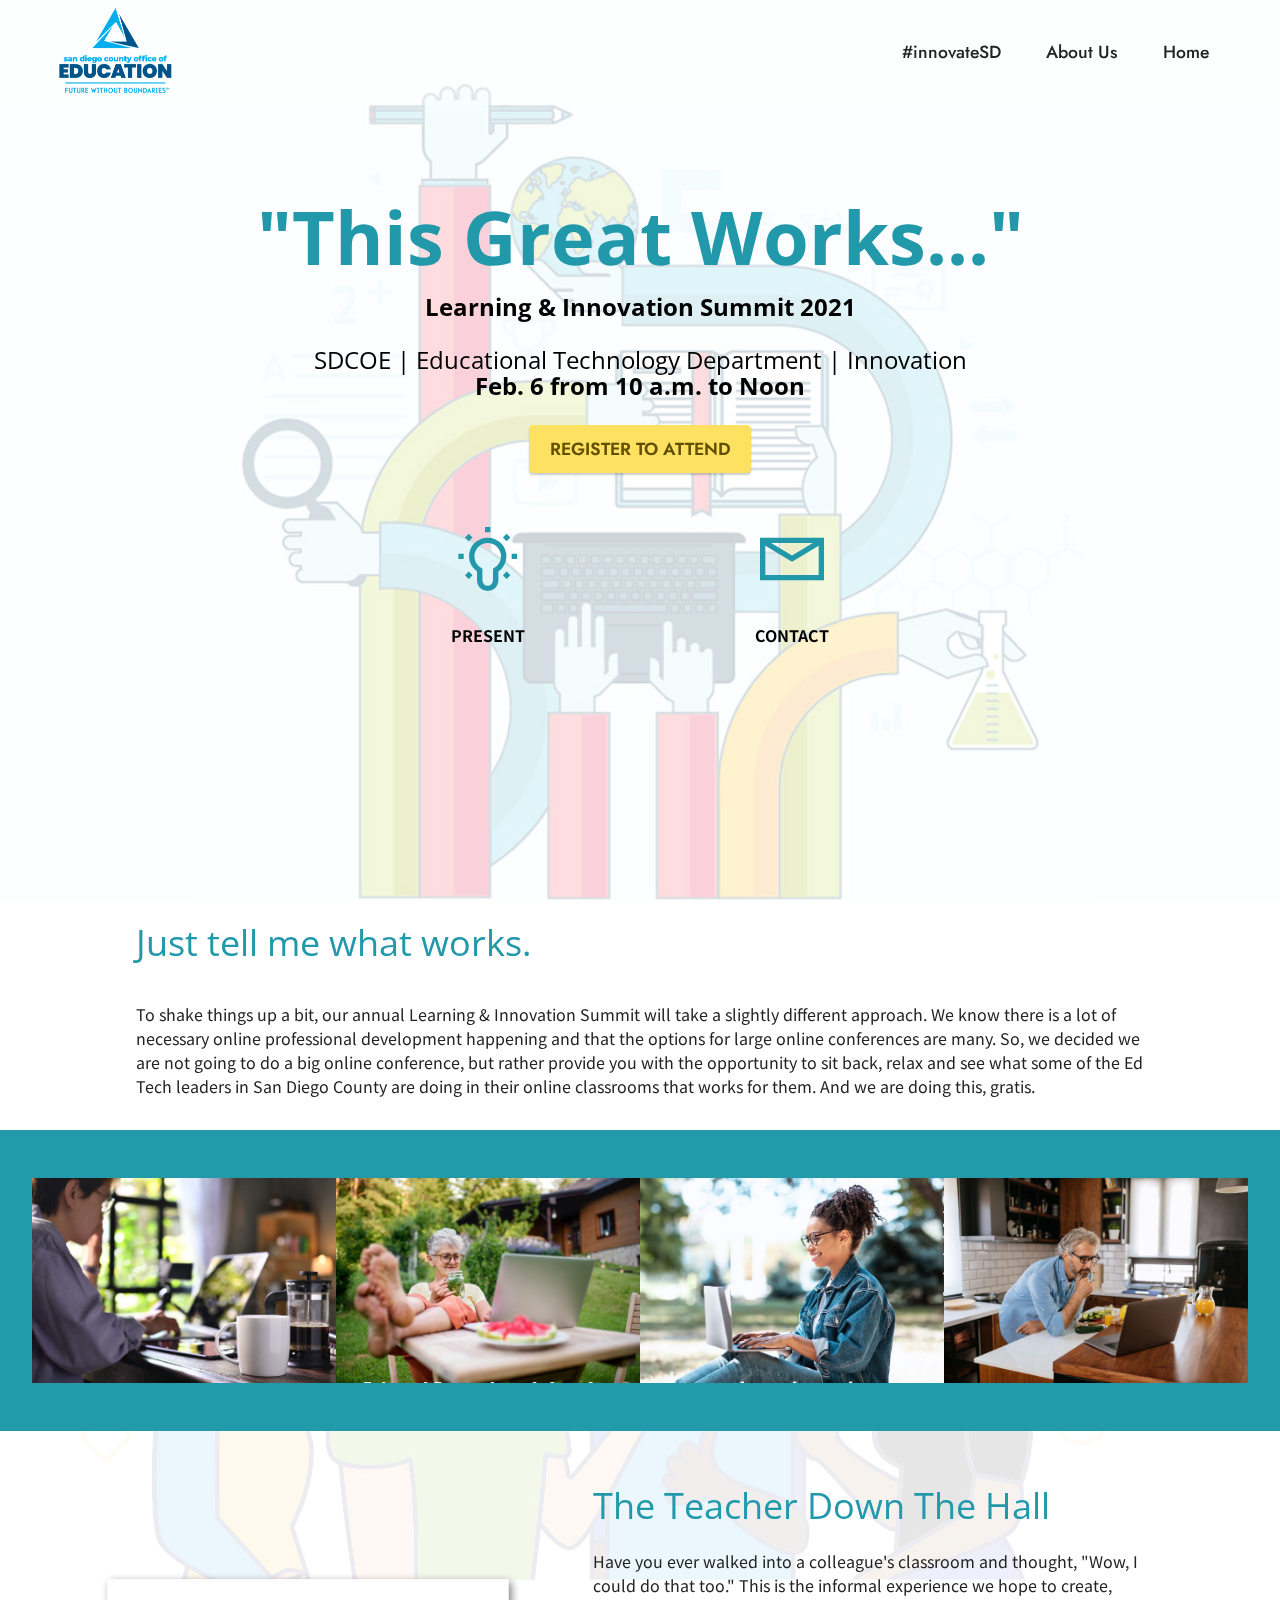
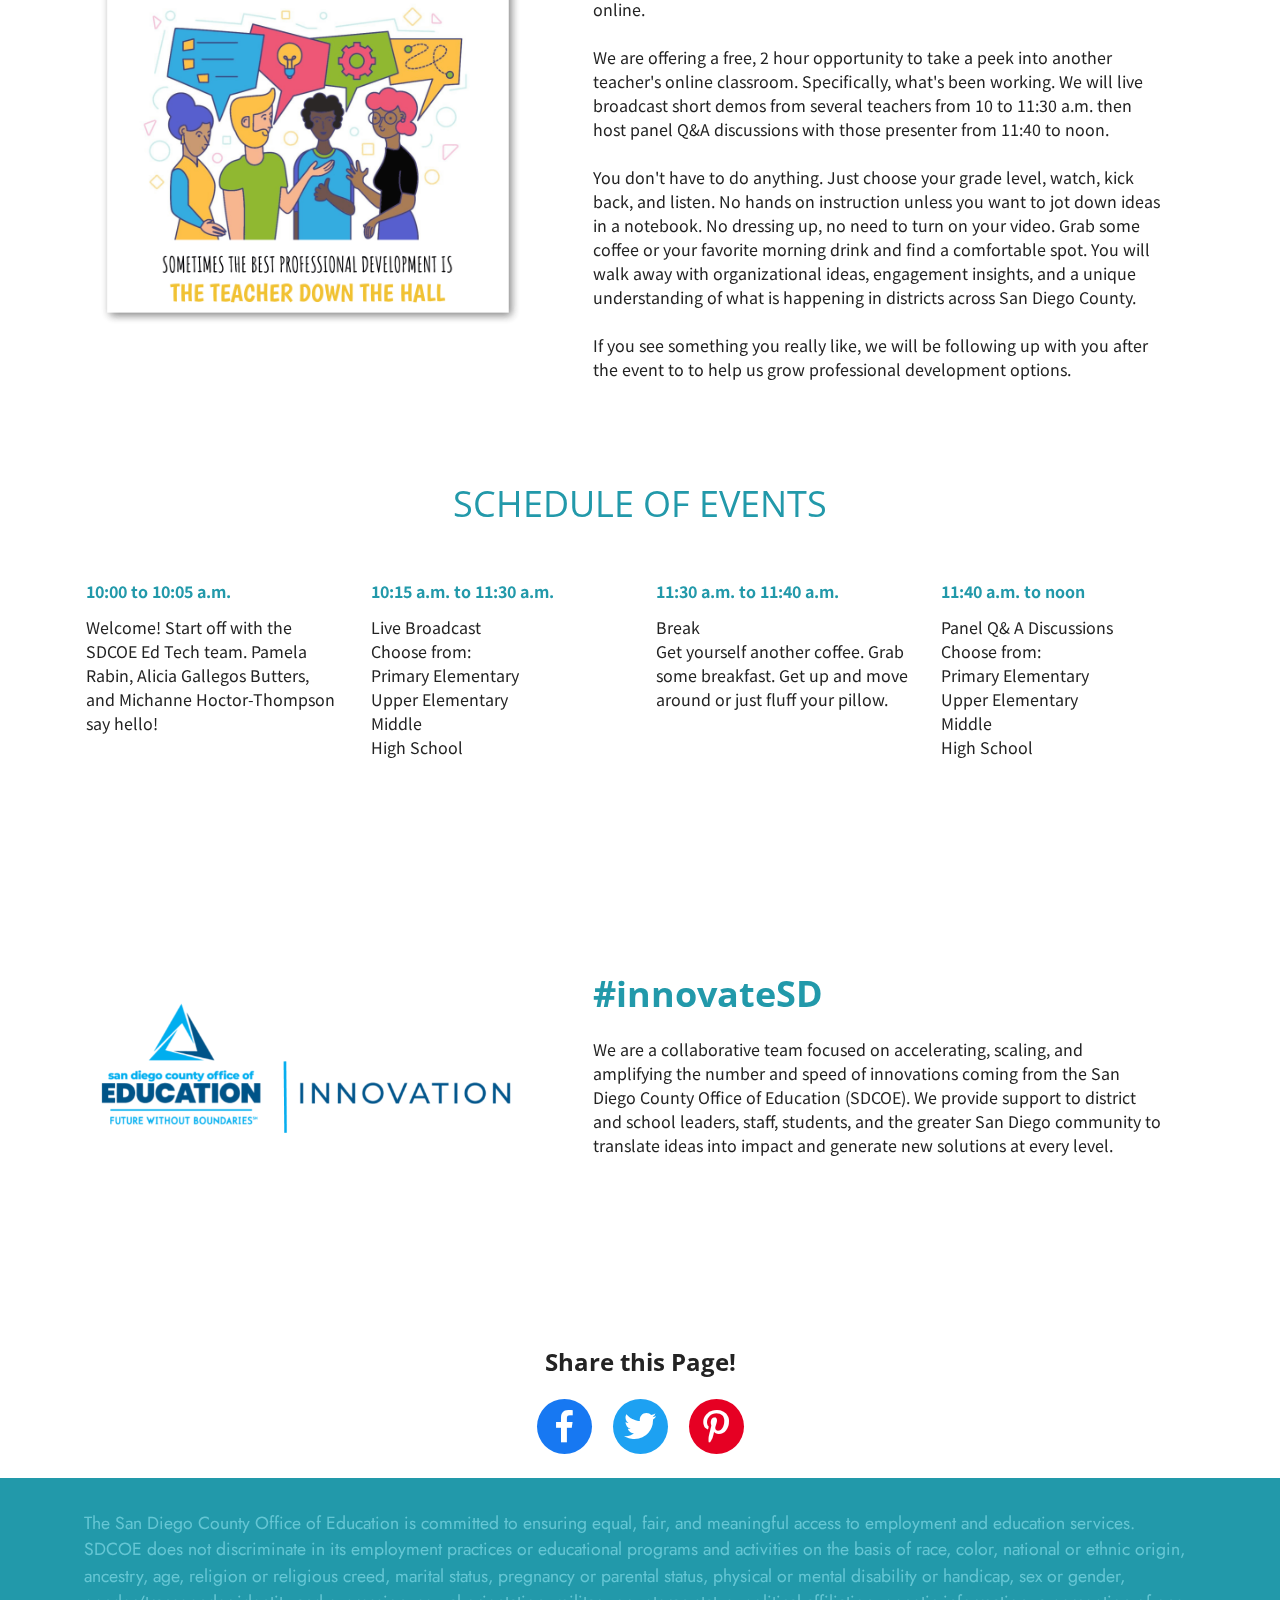
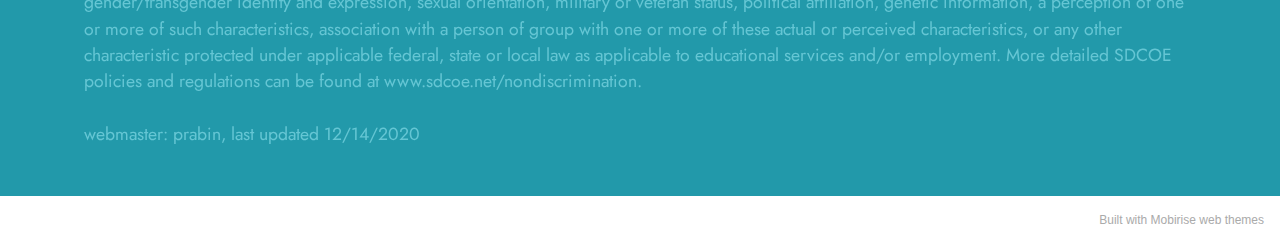
<file: index.html>
<!DOCTYPE html>
<html  >
<head>
  <!-- Site made with Mobirise Website Builder v5.2.0, https://mobirise.com -->
  <meta charset="UTF-8">
  <meta http-equiv="X-UA-Compatible" content="IE=edge">
  <meta name="generator" content="Mobirise v5.2.0, mobirise.com">
  <meta name="viewport" content="width=device-width, initial-scale=1, minimum-scale=1">
  <link rel="shortcut icon" href="assets/images/sdcoe-logo-color-269x208.png" type="image/x-icon">
  <meta name="description" content="">
  
  
  <title>Home</title>
  <link rel="stylesheet" href="assets/web/assets/mobirise-icons2/mobirise2.css">
  <link rel="stylesheet" href="assets/tether/tether.min.css">
  <link rel="stylesheet" href="assets/bootstrap/css/bootstrap.min.css">
  <link rel="stylesheet" href="assets/bootstrap/css/bootstrap-grid.min.css">
  <link rel="stylesheet" href="assets/bootstrap/css/bootstrap-reboot.min.css">
  <link rel="stylesheet" href="assets/socicon/css/styles.css">
  <link rel="stylesheet" href="assets/dropdown/css/style.css">
  <link rel="stylesheet" href="assets/theme/css/style.css">
  <link rel="preload" as="style" href="assets/mobirise/css/mbr-additional.css"><link rel="stylesheet" href="assets/mobirise/css/mbr-additional.css" type="text/css">
  
  
  
  
</head>
<body>
  
  <section class="menu menu1 cid-sgKSqaWoTg" once="menu" id="menu1-m">
    

    <nav class="navbar navbar-dropdown navbar-expand-lg">
        <div class="container-fluid">
            <div class="navbar-brand">
                <span class="navbar-logo">
                    <a href="http://www.sdcoe.net" target="_blank">
                        <img src="assets/images/sdcoe-logo-color-269x208.png" alt="SDCOE logo, Future Without Boundaries" style="height: 6.5rem;">
                    </a>
                </span>
                
            </div>
            <button class="navbar-toggler" type="button" data-toggle="collapse" data-target="#navbarSupportedContent" aria-controls="navbarNavAltMarkup" aria-expanded="false" aria-label="Toggle navigation">
                <div class="hamburger">
                    <span></span>
                    <span></span>
                    <span></span>
                    <span></span>
                </div>
            </button>
            <div class="collapse navbar-collapse" id="navbarSupportedContent">
                <ul class="navbar-nav nav-dropdown nav-right" data-app-modern-menu="true"><li class="nav-item"><a class="nav-link link text-black text-primary display-4" href="index.html#image1-d">#innovateSD</a></li>
                    
                    <li class="nav-item"><a class="nav-link link text-black text-primary display-4" href="page1.html">About Us</a>
                    </li><li class="nav-item"><a class="nav-link link text-black text-primary display-4" href="index.html">Home</a></li></ul>
                
                
            </div>
        </div>
    </nav>
</section>

<section class="header19 cid-sgJy3D66sI mbr-fullscreen mbr-parallax-background" id="header19-9">

    

    <div class="mbr-overlay" style="opacity: 0.8; background-color: rgb(255, 255, 255);">
    </div>

    <div class="container-fluid">
        <div class="media-container">
            <div class="col-md-12 align-center">
                <h1 class="mbr-section-title mbr-white mbr-bold mbr-fonts-style mb-3 display-1">"This Great Works..."</h1>
                <p class="mbr-text mbr-white mbr-fonts-style display-2"><strong>
                    Learning &amp; Innovation Summit 2021</strong><strong><br></strong><br>SDCOE | Educational Technology Department | Innovation<br><strong>Feb. 6 from 10 a.m. to Noon</strong></p>
                <div class="mbr-section-btn align-center"><a class="btn btn-warning display-4" href="https://docs.google.com/forms/d/e/1FAIpQLScegYjhh279X-Lzc7wFxLS8geF95A71Vt3z9KAF3H6oTi2WuQ/viewform?usp=sf_link" target="_blank">REGISTER TO ATTEND</a></div>

                <div class="row justify-content-center">
                    <div class="col-12 col-md-6 col-lg-3">
                        <div class="card-wrapper">
                            <div class="card-box align-center">
                                <a href="https://docs.google.com/forms/d/e/1FAIpQLSeywtNgBRDdstZ0ZaYSeL5n2rrGlVLBiXL_YTg9lAMpfmtMCQ/viewform?usp=sf_link" target="_blank"><span class="mbr-iconfont mobi-mbri-idea mobi-mbri" style="color: rgb(34, 153, 170); fill: rgb(34, 153, 170);"></span></a>
                                <h4 class="card-title align-center mbr-black mbr-fonts-style display-7">
                                    <strong>PRESENT</strong></h4>
                            </div>
                        </div>
                    </div>
                    <div class="col-12 col-md-6 col-lg-3">
                        <div class="card-wrapper">
                            <div class="card-box align-center">
                                <a href="mailto:pamela.rabin@sdcoe.net"><span class="mbr-iconfont mobi-mbri-letter mobi-mbri" style="color: rgb(34, 153, 170); fill: rgb(34, 153, 170);"></span></a>
                                <h4 class="card-title align-center mbr-black mbr-fonts-style display-7">
                                    <strong>CONTACT</strong></h4>
                            </div>
                        </div>
                    </div>
                    
                    
                </div>
            </div>
        </div>
    </div>
</section>

<section class="content5 cid-sgUlOj0OaH" id="content5-s">
    
    <div class="container-fluid">
        <div class="row justify-content-center">
            <div class="col-md-12 col-lg-10">
                
                <h4 class="mbr-section-subtitle mbr-fonts-style mb-4 display-5">
                    Just tell me what works.</h4>
                <p class="mbr-text mbr-fonts-style display-7">To shake things up a bit, our annual Learning &amp; Innovation Summit will take a slightly different approach. We know there is a lot of necessary online professional development happening and that the options for large online conferences are many. So, we decided we are not going to do a big online conference, but rather provide you with the opportunity to sit back, relax and see what some of the Ed Tech leaders in San Diego County are doing in their online classrooms that works for them. And we are doing this, gratis.</p>
            </div>
        </div>
    </div>
</section>

<section class="gallery6 mbr-gallery cid-sgJ3GKcRvD" id="gallery6-3">
    

    

    <div class="container-fluid">
        
        <div class="row mbr-gallery mt-4">
            <div class="col-12 col-md-6 col-lg-3 item gallery-image">
                <div class="item-wrapper" data-toggle="modal" data-target="#srtRG4b8XE-modal">
                    <img class="w-100" src="assets/images/workathome-700x467.jpg" alt="Person at home on computer with coffee" data-slide-to="0" data-target="#lb-srtRG4b8XE">
                    <div class="icon-wrapper">
                        <span class="mobi-mbri mobi-mbri-search mbr-iconfont mbr-iconfont-btn"></span>
                    </div>
                </div>
                
            </div>
            <div class="col-12 col-md-6 col-lg-3 item gallery-image">
                <div class="item-wrapper" data-toggle="modal" data-target="#srtRG4b8XE-modal">
                    <img class="w-100" src="assets/images/happy-senior-692x466.jpg" alt="Happy senior outside with feet up on a table looking at her computer" data-slide-to="1" data-target="#lb-srtRG4b8XE">
                    <div class="icon-wrapper">
                        <span class="mobi-mbri mobi-mbri-search mbr-iconfont mbr-iconfont-btn"></span>
                    </div>
                </div>
                
            </div>
            <div class="col-12 col-md-6 col-lg-3 item gallery-image">
                <div class="item-wrapper" data-toggle="modal" data-target="#srtRG4b8XE-modal">
                    <img class="w-100" src="assets/images/womancomputeroutside-700x467.jpg" alt="African American woman sitting outside on her computer and smiling" data-slide-to="2" data-target="#lb-srtRG4b8XE">
                    <div class="icon-wrapper">
                        <span class="mobi-mbri mobi-mbri-search mbr-iconfont mbr-iconfont-btn"></span>
                    </div>
                </div>
                
            </div>
            <div class="col-12 col-md-6 col-lg-3 item gallery-image">
                <div class="item-wrapper" data-toggle="modal" data-target="#srtRG4b8XE-modal">
                    <img class="w-100" src="assets/images/cookingcomputer-700x466.jpg" alt="Hispanic man standing in kitchen looking at computer with orange juice" data-slide-to="3" data-target="#lb-srtRG4b8XE">
                    <div class="icon-wrapper">
                        <span class="mobi-mbri mobi-mbri-search mbr-iconfont mbr-iconfont-btn"></span>
                    </div>
                </div>
                
            </div>
        </div>

        <div class="modal mbr-slider" tabindex="-1" role="dialog" aria-hidden="true" id="srtRG4b8XE-modal">
            <div class="modal-dialog" role="document">
                <div class="modal-content">
                    <div class="modal-body">
                        <div class="carousel slide" id="lb-srtRG4b8XE" data-interval="5000">
                            <div class="carousel-inner">
                                <div class="carousel-item active">
                                    <img class="d-block w-100" src="assets/images/workathome-700x467.jpg" alt="">
                                </div>
                                <div class="carousel-item">
                                    <img class="d-block w-100" src="assets/images/happy-senior-692x466.jpg" alt="">
                                </div>
                                <div class="carousel-item">
                                    <img class="d-block w-100" src="assets/images/womancomputeroutside-700x467.jpg" alt="">
                                </div>
                                <div class="carousel-item">
                                    <img class="d-block w-100" src="assets/images/cookingcomputer-700x466.jpg" alt="">
                                </div>
                            </div>
                            <ol class="carousel-indicators">
                                <li data-slide-to="0" class="active" data-target="#lb-srtRG4b8XE"></li>
                                <li data-slide-to="1" data-target="#lb-srtRG4b8XE"></li>
                                <li data-slide-to="2" data-target="#lb-srtRG4b8XE"></li>
                                <li data-slide-to="3" data-target="#lb-srtRG4b8XE"></li>
                            </ol>
                            <a role="button" href="" class="close" data-dismiss="modal" aria-label="Close">
                            </a>
                            <a class="carousel-control-prev carousel-control" role="button" data-slide="prev" href="#lb-srtRG4b8XE">
                                <span class="mobi-mbri mobi-mbri-arrow-prev" aria-hidden="true"></span>
                                <span class="sr-only">Previous</span>
                            </a>
                            <a class="carousel-control-next carousel-control" role="button" data-slide="next" href="#lb-srtRG4b8XE">
                                <span class="mobi-mbri mobi-mbri-arrow-next" aria-hidden="true"></span>
                                <span class="sr-only">Next</span>
                            </a>
                        </div>
                    </div>
                </div>
            </div>
        </div>
    </div>
</section>

<section class="image1 cid-sgJ48ukz3X mbr-parallax-background" id="image1-4">
    

    <div class="mbr-overlay" style="opacity: 0.9; background-color: rgb(255, 255, 255);">
    </div>

    <div class="container">
        <div class="row align-items-center">
            <div class="col-12 col-lg-5">
                <div class="image-wrapper">
                    <img src="assets/images/learning-summit-web-quote-1-1004x882.png" alt="Quote: Sometimes the best professional development is the teacher down the hall. ">
                    
                </div>
            </div>
            <div class="col-12 col-lg">
                <div class="text-wrapper">
                    <h3 class="mbr-section-title mbr-fonts-style mb-3 display-5">The Teacher Down The Hall</h3>
                    <p class="mbr-text mbr-fonts-style display-7">Have you ever walked into a colleague's classroom and thought, "Wow, I could do that too." This is the informal experience we hope to create, online.<br><br>We are offering a free, 2 hour opportunity to take a peek into another teacher's online classroom. Specifically, what's been working. We will live broadcast short demos from several teachers from 10 to 11:30 a.m. then host panel Q&amp;A discussions with those presenter from 11:40 to noon.&nbsp;<br><br>You don't have to do anything. Just choose your grade level, watch, kick back, and listen. No hands on instruction unless you want to jot down ideas in a notebook. No dressing up, no need to turn on your video. Grab some coffee or your favorite morning drink and find a comfortable spot. You will walk away with organizational ideas, engagement insights, and a unique understanding of what is happening in districts across San Diego County.<br><br>If you see something you really like, we will be following up with you after the event to to help us grow professional development options.&nbsp;&nbsp;</p>
                </div>
            </div>
        </div>
    </div>
</section>

<section class="features1 cid-sgKlxDFa4i" id="features1-a">
    

    
    <div class="container">
        <div class="row">
            <div class="col-12">
                <h3 class="mbr-section-title mbr-fonts-style align-center mb-0 display-5">
                    SCHEDULE OF EVENTS</h3>
                
            </div>
        </div>
        <div class="row">
            <div class="card col-12 col-md-6 col-lg-3">
                <div class="card-wrapper">
                    <div class="card-box align-center">
                        
                        <h5 class="card-title mbr-fonts-style display-7"><strong>10:00 to 10:05 a.m.</strong></h5>
                        <p class="card-text mbr-fonts-style display-7">Welcome! Start off with the SDCOE Ed Tech team. Pamela Rabin, Alicia Gallegos Butters, and Michanne Hoctor-Thompson say hello!</p>
                    </div>
                </div>
            </div>
            <div class="card col-12 col-md-6 col-lg-3">
                <div class="card-wrapper">
                    <div class="card-box align-center">
                        
                        <h5 class="card-title mbr-fonts-style display-7"><strong>10:15 a.m. to 11:30 a.m.</strong></h5>
                        <p class="card-text mbr-fonts-style display-7">Live Broadcast<br>Choose from:<br>Primary Elementary<br>Upper Elementary<br>Middle<br>High School<br></p>
                    </div>
                </div>
            </div>
            <div class="card col-12 col-md-6 col-lg-3">
                <div class="card-wrapper">
                    <div class="card-box align-center">
                        
                        <h5 class="card-title mbr-fonts-style display-7"><strong>11:30 a.m. to 11:40 a.m.</strong></h5>
                        <p class="card-text mbr-fonts-style display-7">Break<br>Get yourself another coffee. Grab some breakfast. Get up and move around or just fluff your pillow.<br></p>
                    </div>
                </div>
            </div>
            <div class="card col-12 col-md-6 col-lg-3">
                <div class="card-wrapper">
                    <div class="card-box align-center">
                        
                        <h5 class="card-title mbr-fonts-style display-7"><strong>11:40 a.m. to noon</strong></h5>
                        <p class="card-text mbr-fonts-style display-7">Panel Q&amp; A Discussions<br>Choose from:&nbsp;<br>Primary Elementary<br>Upper Elementary<br>Middle<br>High School<br></p>
                    </div>
                </div>
            </div>
        </div>
    </div>
</section>

<section class="image1 cid-sgKnvDESTk mbr-parallax-background" id="image1-d">
    

    <div class="mbr-overlay" style="opacity: 0.8; background-color: rgb(255, 255, 255);">
    </div>

    <div class="container">
        <div class="row align-items-center">
            <div class="col-12 col-lg-5">
                <div class="image-wrapper">
                    <img src="assets/images/website-graphic-innovation-1-687x242.png" alt="SDCOE Logo and the word innovation">
                    
                </div>
            </div>
            <div class="col-12 col-lg">
                <div class="text-wrapper">
                    <h3 class="mbr-section-title mbr-fonts-style mb-3 display-5">
                        <strong>#innovateSD</strong></h3>
                    <p class="mbr-text mbr-fonts-style display-7">We are a collaborative team focused on accelerating, scaling, and amplifying the number and speed of innovations coming from the San Diego County Office of Education (SDCOE). We provide support to district and school leaders, staff, students, and the greater San Diego community to translate ideas into impact and generate new solutions at every level.<br></p>
                </div>
            </div>
        </div>
    </div>
</section>

<section class="social1 cid-sgKo58AFjf" id="share1-e">
    
    
    

    <div class="container">
        <div class="media-container-row">
            <div class="col-12">
                <h3 class="mbr-section-title mb-3 align-center mbr-fonts-style display-2">
                    <strong>Share this Page!</strong>
                </h3>
                <div>
                    <div class="mbr-social-likes align-center">
                        <span class="btn btn-social socicon-bg-facebook facebook m-2">
                            <i class="socicon socicon-facebook"></i>
                        </span>
                        <span class="btn btn-social twitter socicon-bg-twitter m-2">
                            <i class="socicon socicon-twitter"></i>
                        </span>
                        
                        
                        <span class="btn btn-social pinterest socicon-bg-pinterest m-2">
                            <i class="socicon socicon-pinterest"></i>
                        </span>
                        
                    </div>
                </div>
            </div>
        </div>
    </div>
</section>

<section class="content5 cid-sgUm42QUkP" id="content5-t">
    
    <div class="container-fluid">
        <div class="row justify-content-center">
            <div class="col-md-12 col-lg-11">
                
                
                <p class="mbr-text mbr-fonts-style display-4">The San Diego County Office of Education is committed to ensuring equal, fair, and meaningful access to employment and education services. SDCOE does not discriminate in its employment practices or educational programs and activities on the basis of race, color, national or ethnic origin, ancestry, age, religion or religious creed, marital status, pregnancy or parental status, physical or mental disability or handicap, sex or gender, gender/transgender identity and expression, sexual orientation, military or veteran status, political affiliation, genetic information, a perception of one or more of such characteristics, association with a person of group with one or more of these actual or perceived characteristics, or any other characteristic protected under applicable federal, state or local law as applicable to educational services and/or employment. More detailed SDCOE policies and regulations can be found at www.sdcoe.net/nondiscrimination. <br><br>webmaster: prabin, last updated 12/14/2020<br></p>
            </div>
        </div>
    </div>
</section><section style="background-color: #fff; font-family: -apple-system, BlinkMacSystemFont, 'Segoe UI', 'Roboto', 'Helvetica Neue', Arial, sans-serif; color:#aaa; font-size:12px; padding: 0; align-items: center; display: flex;"><a href="https://mobirise.site/j" style="flex: 1 1; height: 3rem; padding-left: 1rem;"></a><p style="flex: 0 0 auto; margin:0; padding-right:1rem;">Built with <a href="https://mobirise.site/b" style="color:#aaa;">Mobirise</a> web themes</p></section><script src="assets/web/assets/jquery/jquery.min.js"></script>  <script src="assets/popper/popper.min.js"></script>  <script src="assets/tether/tether.min.js"></script>  <script src="assets/bootstrap/js/bootstrap.min.js"></script>  <script src="assets/smoothscroll/smooth-scroll.js"></script>  <script src="assets/vimeoplayer/jquery.mb.vimeo_player.js"></script>  <script src="assets/parallax/jarallax.min.js"></script>  <script src="assets/sociallikes/social-likes.js"></script>  <script src="assets/dropdown/js/nav-dropdown.js"></script>  <script src="assets/dropdown/js/navbar-dropdown.js"></script>  <script src="assets/touchswipe/jquery.touch-swipe.min.js"></script>  <script src="assets/theme/js/script.js"></script>  
  
  
</body>
</html>
</file>
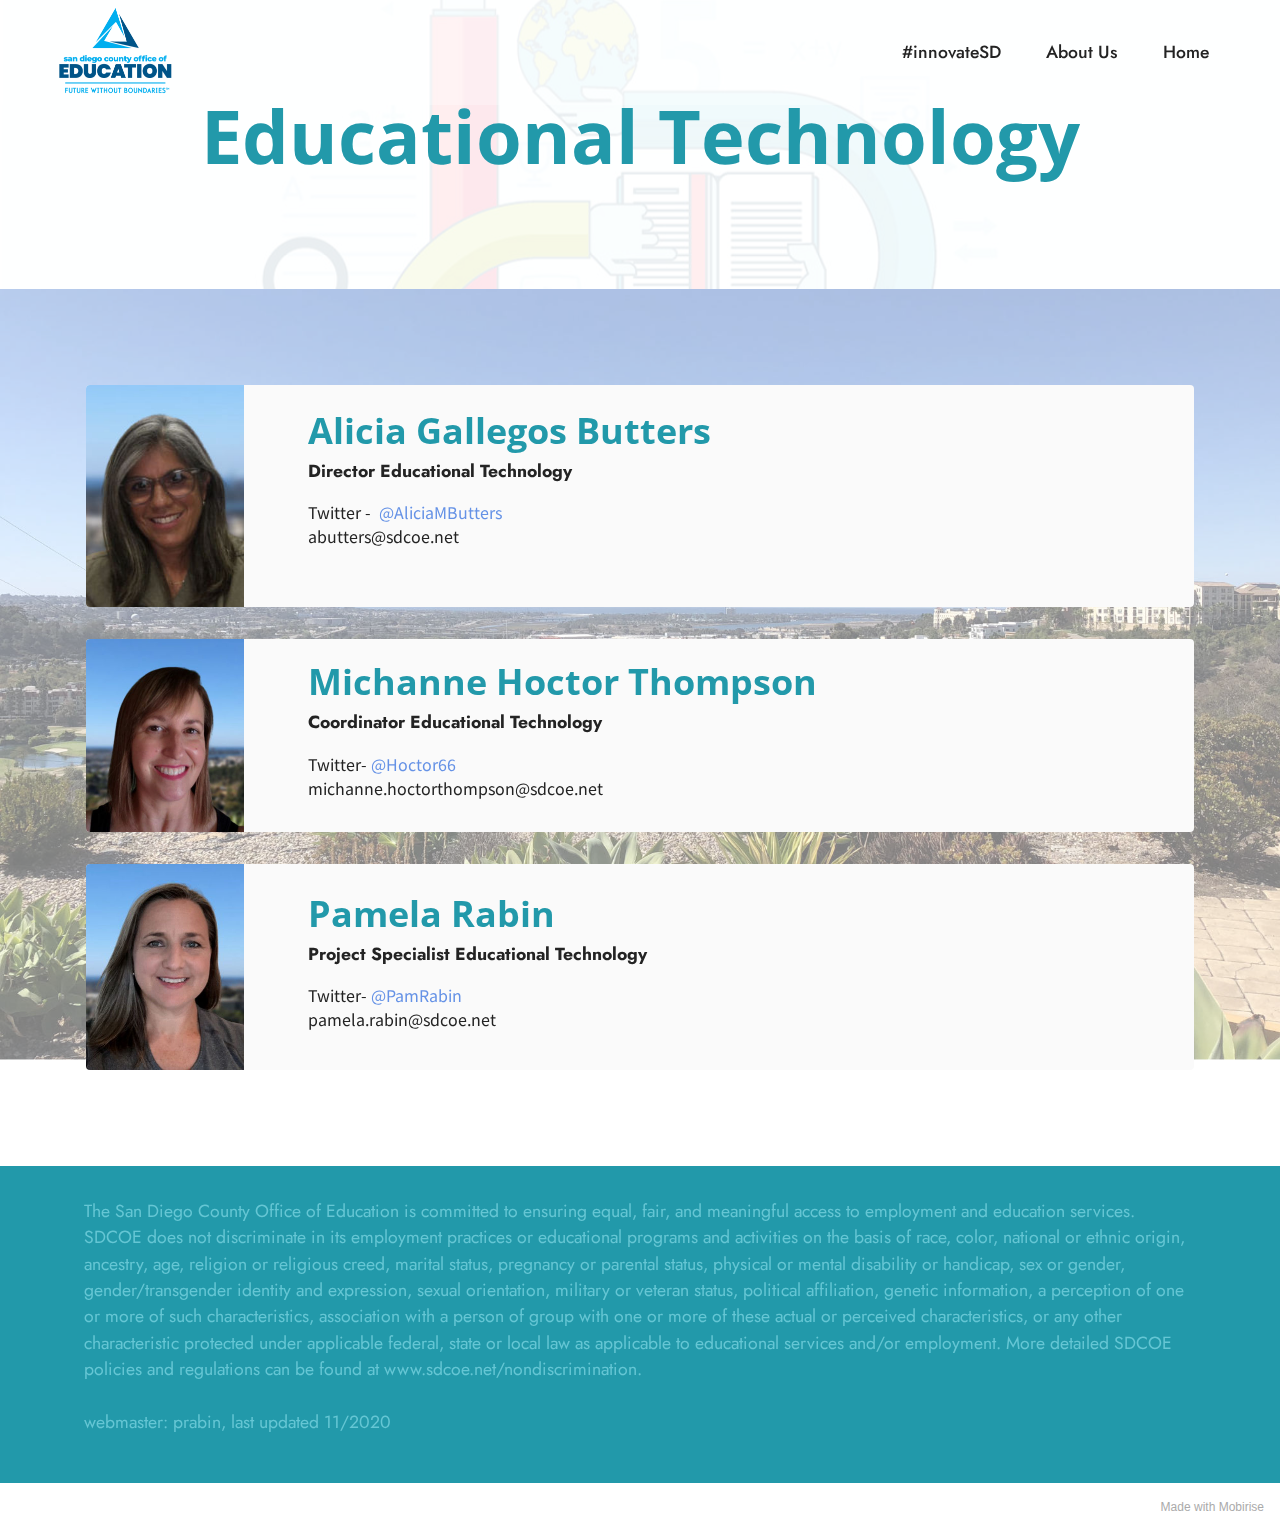
<file: page1.html>
<!DOCTYPE html>
<html  >
<head>
  <!-- Site made with Mobirise Website Builder v5.2.0, https://mobirise.com -->
  <meta charset="UTF-8">
  <meta http-equiv="X-UA-Compatible" content="IE=edge">
  <meta name="generator" content="Mobirise v5.2.0, mobirise.com">
  <meta name="viewport" content="width=device-width, initial-scale=1, minimum-scale=1">
  <link rel="shortcut icon" href="assets/images/sdcoe-logo-color-269x208.png" type="image/x-icon">
  <meta name="description" content="">
  
  
  <title>About Us</title>
  <link rel="stylesheet" href="assets/tether/tether.min.css">
  <link rel="stylesheet" href="assets/bootstrap/css/bootstrap.min.css">
  <link rel="stylesheet" href="assets/bootstrap/css/bootstrap-grid.min.css">
  <link rel="stylesheet" href="assets/bootstrap/css/bootstrap-reboot.min.css">
  <link rel="stylesheet" href="assets/dropdown/css/style.css">
  <link rel="stylesheet" href="assets/socicon/css/styles.css">
  <link rel="stylesheet" href="assets/theme/css/style.css">
  <link rel="preload" as="style" href="assets/mobirise/css/mbr-additional.css"><link rel="stylesheet" href="assets/mobirise/css/mbr-additional.css" type="text/css">
  
  
  
  
</head>
<body>
  
  <section class="menu menu1 cid-sgKSqaWoTg" once="menu" id="menu1-m">
    

    <nav class="navbar navbar-dropdown navbar-expand-lg">
        <div class="container-fluid">
            <div class="navbar-brand">
                <span class="navbar-logo">
                    <a href="http://www.sdcoe.net" target="_blank">
                        <img src="assets/images/sdcoe-logo-color-269x208.png" alt="SDCOE logo, Future Without Boundaries" style="height: 6.5rem;">
                    </a>
                </span>
                
            </div>
            <button class="navbar-toggler" type="button" data-toggle="collapse" data-target="#navbarSupportedContent" aria-controls="navbarNavAltMarkup" aria-expanded="false" aria-label="Toggle navigation">
                <div class="hamburger">
                    <span></span>
                    <span></span>
                    <span></span>
                    <span></span>
                </div>
            </button>
            <div class="collapse navbar-collapse" id="navbarSupportedContent">
                <ul class="navbar-nav nav-dropdown nav-right" data-app-modern-menu="true"><li class="nav-item"><a class="nav-link link text-black text-primary display-4" href="index.html#image1-d">#innovateSD</a></li>
                    
                    <li class="nav-item"><a class="nav-link link text-black text-primary display-4" href="page1.html">About Us</a>
                    </li><li class="nav-item"><a class="nav-link link text-black text-primary display-4" href="index.html">Home</a></li></ul>
                
                
            </div>
        </div>
    </nav>
</section>

<section class="header6 cid-sgUmGuPDmR mbr-parallax-background" id="header6-v">

    

    <div class="mbr-overlay" style="opacity: 0.9; background-color: rgb(255, 255, 255);"></div>

    <div class="align-center container">
        <div class="row justify-content-center">
            <div class="col-12 col-lg-10">
                <h1 class="mbr-section-title mbr-fonts-style mbr-white mb-3 display-1"><strong>Educational Technology</strong></h1>
                
                
                
            </div>
        </div>
    </div>
</section>

<section class="team2 cid-sgKwIoLQu1 mbr-parallax-background" xmlns="http://www.w3.org/1999/html" id="team2-i">
    
    <div class="mbr-overlay" style="opacity: 0.5; background-color: rgb(255, 255, 255);">
    </div>
    <div class="container">
        <div class="card">
            <div class="card-wrapper">
                <div class="row align-items-center">
                    <div class="col-12 col-md-2">
                        <div class="image-wrapper">
                            <img src="assets/images/aliciagallegosbutters1-214x301.jpg" alt="Alicia Gallegos Butters">
                        </div>
                    </div>
                    <div class="col-12 col-md">
                        <div class="card-box">
                            <h5 class="card-title mbr-fonts-style m-0 display-5">
                                <strong>Alicia Gallegos Butters</strong></h5>
                            <h6 class="mbr-fonts-style mb-3 display-4">
                                <strong>Director Educational Technology</strong></h6>
                            <p class="mbr-text mbr-fonts-style display-7">Twitter -&nbsp; <a href="http://twitter.com/aliciambutters" class="text-primary" target="_blank">@AliciaMButters</a><br>abutters@sdcoe.net&nbsp;<br><br></p>
                            
                        </div>
                    </div>
                </div>
            </div>
        </div>
        <div class="card">
            <div class="card-wrapper">
                <div class="row align-items-center">
                    <div class="col-12 col-md-2">
                        <div class="image-wrapper">
                            <img src="assets/images/michanne2020-removebg-preview-316x386.jpg" alt="Michanne Hoctor Thompson">
                        </div>
                    </div>
                    <div class="col-12 col-md">
                        <div class="card-box">
                            <h5 class="card-title mbr-fonts-style m-0 display-5">
                                <strong>Michanne Hoctor Thompson</strong></h5>
                            <h6 class="mbr-fonts-style mb-3 display-4">
                                <strong>Coordinator Educational Technology</strong></h6>
                            <p class="mbr-text mbr-fonts-style display-7">Twitter- <a href="http://twitter.com/hoctor66" class="text-primary" target="_blank">@Hoctor66</a><br>michanne.hoctorthompson@sdcoe.net</p>
                            
                        </div>
                    </div>
                </div>
            </div>
        </div>
        <div class="card">
            <div class="card-wrapper">
                <div class="row align-items-center">
                    <div class="col-12 col-md-2">
                        <div class="image-wrapper">
                            <img src="assets/images/pam-312x406.jpg" alt="Pamela Rabin">
                        </div>
                    </div>
                    <div class="col-12 col-md">
                        <div class="card-box">
                            <h5 class="card-title mbr-fonts-style m-0 display-5">
                                <strong>Pamela Rabin</strong></h5>
                            <h6 class="mbr-fonts-style mb-3 display-4">
                                <strong>Project Specialist Educational Technology</strong></h6>
                            <p class="mbr-text mbr-fonts-style display-7">Twitter- <a href="http://twitter.com/pamrabin" class="text-primary" target="_blank">@PamRabin</a><br>pamela.rabin@sdcoe.net</p>
                            
                        </div>
                    </div>
                </div>
            </div>
        </div>
    </div>
</section>

<section class="content5 cid-sgUmzNNJC3" id="content5-u">
    
    <div class="container-fluid">
        <div class="row justify-content-center">
            <div class="col-md-12 col-lg-11">
                
                
                <p class="mbr-text mbr-fonts-style display-4">The San Diego County Office of Education is committed to ensuring equal, fair, and meaningful access to employment and education services. SDCOE does not discriminate in its employment practices or educational programs and activities on the basis of race, color, national or ethnic origin, ancestry, age, religion or religious creed, marital status, pregnancy or parental status, physical or mental disability or handicap, sex or gender, gender/transgender identity and expression, sexual orientation, military or veteran status, political affiliation, genetic information, a perception of one or more of such characteristics, association with a person of group with one or more of these actual or perceived characteristics, or any other characteristic protected under applicable federal, state or local law as applicable to educational services and/or employment. More detailed SDCOE policies and regulations can be found at www.sdcoe.net/nondiscrimination. <br><br>webmaster: prabin, last updated 11/2020<br></p>
            </div>
        </div>
    </div>
</section><section style="background-color: #fff; font-family: -apple-system, BlinkMacSystemFont, 'Segoe UI', 'Roboto', 'Helvetica Neue', Arial, sans-serif; color:#aaa; font-size:12px; padding: 0; align-items: center; display: flex;"><a href="https://mobirise.site/e" style="flex: 1 1; height: 3rem; padding-left: 1rem;"></a><p style="flex: 0 0 auto; margin:0; padding-right:1rem;">Made with <a href="https://mobirise.site/a" style="color:#aaa;">Mobirise</a></p></section><script src="assets/web/assets/jquery/jquery.min.js"></script>  <script src="assets/popper/popper.min.js"></script>  <script src="assets/tether/tether.min.js"></script>  <script src="assets/bootstrap/js/bootstrap.min.js"></script>  <script src="assets/smoothscroll/smooth-scroll.js"></script>  <script src="assets/dropdown/js/nav-dropdown.js"></script>  <script src="assets/dropdown/js/navbar-dropdown.js"></script>  <script src="assets/touchswipe/jquery.touch-swipe.min.js"></script>  <script src="assets/parallax/jarallax.min.js"></script>  <script src="assets/theme/js/script.js"></script>  
  
  
</body>
</html>
</file>
<file: assets/web/assets/mobirise-icons2/mobirise2.css>
@font-face {
  font-family: 'Moririse2';
  font-display: swap;
  src:  url('mobirise2.eot?f2bix4');
  src:  url('mobirise2.eot?f2bix4#iefix') format('embedded-opentype'),
    url('mobirise2.ttf?f2bix4') format('truetype'),
    url('mobirise2.woff?f2bix4') format('woff'),
    url('mobirise2.svg?f2bix4#mobirise2') format('svg');
  font-weight: normal;
  font-style: normal;
}

[class^="mobi-"], [class*=" mobi-"] {
  /* use !important to prevent issues with browser extensions that change fonts */
  font-family: 'Moririse2' !important;
  speak: none;
  font-style: normal;
  font-weight: normal;
  font-variant: normal;
  text-transform: none;
  line-height: 1;

  /* Better Font Rendering =========== */
  -webkit-font-smoothing: antialiased;
  -moz-osx-font-smoothing: grayscale;
}

.mobi-mbri-add-submenu:before {
  content: "\e900";
}
.mobi-mbri-alert:before {
  content: "\e901";
}
.mobi-mbri-align-center:before {
  content: "\e902";
}
.mobi-mbri-align-justify:before {
  content: "\e903";
}
.mobi-mbri-align-left:before {
  content: "\e904";
}
.mobi-mbri-align-right:before {
  content: "\e905";
}
.mobi-mbri-android:before {
  content: "\e906";
}
.mobi-mbri-apple:before {
  content: "\e907";
}
.mobi-mbri-arrow-down:before {
  content: "\e908";
}
.mobi-mbri-arrow-next:before {
  content: "\e909";
}
.mobi-mbri-arrow-prev:before {
  content: "\e90a";
}
.mobi-mbri-arrow-up:before {
  content: "\e90b";
}
.mobi-mbri-bold:before {
  content: "\e90c";
}
.mobi-mbri-bookmark:before {
  content: "\e90d";
}
.mobi-mbri-bootstrap:before {
  content: "\e90e";
}
.mobi-mbri-briefcase:before {
  content: "\e90f";
}
.mobi-mbri-browse:before {
  content: "\e910";
}
.mobi-mbri-bulleted-list:before {
  content: "\e911";
}
.mobi-mbri-calendar:before {
  content: "\e912";
}
.mobi-mbri-camera:before {
  content: "\e913";
}
.mobi-mbri-cart-add:before {
  content: "\e914";
}
.mobi-mbri-cart-full:before {
  content: "\e915";
}
.mobi-mbri-cash:before {
  content: "\e916";
}
.mobi-mbri-change-style:before {
  content: "\e917";
}
.mobi-mbri-chat:before {
  content: "\e918";
}
.mobi-mbri-clock:before {
  content: "\e919";
}
.mobi-mbri-close:before {
  content: "\e91a";
}
.mobi-mbri-cloud:before {
  content: "\e91b";
}
.mobi-mbri-code:before {
  content: "\e91c";
}
.mobi-mbri-contact-form:before {
  content: "\e91d";
}
.mobi-mbri-credit-card:before {
  content: "\e91e";
}
.mobi-mbri-cursor-click:before {
  content: "\e91f";
}
.mobi-mbri-cust-feedback:before {
  content: "\e920";
}
.mobi-mbri-database:before {
  content: "\e921";
}
.mobi-mbri-delivery:before {
  content: "\e922";
}
.mobi-mbri-desktop:before {
  content: "\e923";
}
.mobi-mbri-devices:before {
  content: "\e924";
}
.mobi-mbri-down:before {
  content: "\e925";
}
.mobi-mbri-download-2:before {
  content: "\e926";
}
.mobi-mbri-download:before {
  content: "\e927";
}
.mobi-mbri-drag-n-drop-2:before {
  content: "\e928";
}
.mobi-mbri-drag-n-drop:before {
  content: "\e929";
}
.mobi-mbri-edit-2:before {
  content: "\e92a";
}
.mobi-mbri-edit:before {
  content: "\e92b";
}
.mobi-mbri-error:before {
  content: "\e92c";
}
.mobi-mbri-extension:before {
  content: "\e92d";
}
.mobi-mbri-features:before {
  content: "\e92e";
}
.mobi-mbri-file:before {
  content: "\e92f";
}
.mobi-mbri-flag:before {
  content: "\e930";
}
.mobi-mbri-folder:before {
  content: "\e931";
}
.mobi-mbri-gift:before {
  content: "\e932";
}
.mobi-mbri-github:before {
  content: "\e933";
}
.mobi-mbri-globe-2:before {
  content: "\e934";
}
.mobi-mbri-globe:before {
  content: "\e935";
}
.mobi-mbri-growing-chart:before {
  content: "\e936";
}
.mobi-mbri-hearth:before {
  content: "\e937";
}
.mobi-mbri-help:before {
  content: "\e938";
}
.mobi-mbri-home:before {
  content: "\e939";
}
.mobi-mbri-hot-cup:before {
  content: "\e93a";
}
.mobi-mbri-idea:before {
  content: "\e93b";
}
.mobi-mbri-image-gallery:before {
  content: "\e93c";
}
.mobi-mbri-image-slider:before {
  content: "\e93d";
}
.mobi-mbri-info:before {
  content: "\e93e";
}
.mobi-mbri-italic:before {
  content: "\e93f";
}
.mobi-mbri-key:before {
  content: "\e940";
}
.mobi-mbri-laptop:before {
  content: "\e941";
}
.mobi-mbri-layers:before {
  content: "\e942";
}
.mobi-mbri-left-right:before {
  content: "\e943";
}
.mobi-mbri-left:before {
  content: "\e944";
}
.mobi-mbri-letter:before {
  content: "\e945";
}
.mobi-mbri-like:before {
  content: "\e946";
}
.mobi-mbri-link:before {
  content: "\e947";
}
.mobi-mbri-lock:before {
  content: "\e948";
}
.mobi-mbri-login:before {
  content: "\e949";
}
.mobi-mbri-logout:before {
  content: "\e94a";
}
.mobi-mbri-magic-stick:before {
  content: "\e94b";
}
.mobi-mbri-map-pin:before {
  content: "\e94c";
}
.mobi-mbri-menu:before {
  content: "\e94d";
}
.mobi-mbri-mobile-2:before {
  content: "\e94e";
}
.mobi-mbri-mobile-horizontal:before {
  content: "\e94f";
}
.mobi-mbri-mobile:before {
  content: "\e950";
}
.mobi-mbri-mobirise:before {
  content: "\e951";
}
.mobi-mbri-more-horizontal:before {
  content: "\e952";
}
.mobi-mbri-more-vertical:before {
  content: "\e953";
}
.mobi-mbri-music:before {
  content: "\e954";
}
.mobi-mbri-new-file:before {
  content: "\e955";
}
.mobi-mbri-numbered-list:before {
  content: "\e956";
}
.mobi-mbri-opened-folder:before {
  content: "\e957";
}
.mobi-mbri-pages:before {
  content: "\e958";
}
.mobi-mbri-paper-plane:before {
  content: "\e959";
}
.mobi-mbri-paperclip:before {
  content: "\e95a";
}
.mobi-mbri-phone:before {
  content: "\e95b";
}
.mobi-mbri-photo:before {
  content: "\e95c";
}
.mobi-mbri-photos:before {
  content: "\e95d";
}
.mobi-mbri-pin:before {
  content: "\e95e";
}
.mobi-mbri-play:before {
  content: "\e95f";
}
.mobi-mbri-plus:before {
  content: "\e960";
}
.mobi-mbri-preview:before {
  content: "\e961";
}
.mobi-mbri-print:before {
  content: "\e962";
}
.mobi-mbri-protect:before {
  content: "\e963";
}
.mobi-mbri-question:before {
  content: "\e964";
}
.mobi-mbri-quote-left:before {
  content: "\e965";
}
.mobi-mbri-quote-right:before {
  content: "\e966";
}
.mobi-mbri-redo:before {
  content: "\e967";
}
.mobi-mbri-refresh:before {
  content: "\e968";
}
.mobi-mbri-responsive-2:before {
  content: "\e969";
}
.mobi-mbri-responsive:before {
  content: "\e96a";
}
.mobi-mbri-right:before {
  content: "\e96b";
}
.mobi-mbri-rocket:before {
  content: "\e96c";
}
.mobi-mbri-sad-face:before {
  content: "\e96d";
}
.mobi-mbri-sale:before {
  content: "\e96e";
}
.mobi-mbri-save:before {
  content: "\e96f";
}
.mobi-mbri-search:before {
  content: "\e970";
}
.mobi-mbri-setting-2:before {
  content: "\e971";
}
.mobi-mbri-setting-3:before {
  content: "\e972";
}
.mobi-mbri-setting:before {
  content: "\e973";
}
.mobi-mbri-share:before {
  content: "\e974";
}
.mobi-mbri-shopping-bag:before {
  content: "\e975";
}
.mobi-mbri-shopping-basket:before {
  content: "\e976";
}
.mobi-mbri-shopping-cart:before {
  content: "\e977";
}
.mobi-mbri-sites:before {
  content: "\e978";
}
.mobi-mbri-smile-face:before {
  content: "\e979";
}
.mobi-mbri-speed:before {
  content: "\e97a";
}
.mobi-mbri-star:before {
  content: "\e97b";
}
.mobi-mbri-success:before {
  content: "\e97c";
}
.mobi-mbri-sun:before {
  content: "\e97d";
}
.mobi-mbri-sun2:before {
  content: "\e97e";
}
.mobi-mbri-tablet-vertical:before {
  content: "\e97f";
}
.mobi-mbri-tablet:before {
  content: "\e980";
}
.mobi-mbri-target:before {
  content: "\e981";
}
.mobi-mbri-timer:before {
  content: "\e982";
}
.mobi-mbri-to-ftp:before {
  content: "\e983";
}
.mobi-mbri-to-local-drive:before {
  content: "\e984";
}
.mobi-mbri-touch-swipe:before {
  content: "\e985";
}
.mobi-mbri-touch:before {
  content: "\e986";
}
.mobi-mbri-trash:before {
  content: "\e987";
}
.mobi-mbri-underline:before {
  content: "\e988";
}
.mobi-mbri-undo:before {
  content: "\e989";
}
.mobi-mbri-unlink:before {
  content: "\e98a";
}
.mobi-mbri-unlock:before {
  content: "\e98b";
}
.mobi-mbri-up-down:before {
  content: "\e98c";
}
.mobi-mbri-up:before {
  content: "\e98d";
}
.mobi-mbri-update:before {
  content: "\e98e";
}
.mobi-mbri-upload-2:before {
  content: "\e98f";
}
.mobi-mbri-upload:before {
  content: "\e990";
}
.mobi-mbri-user-2:before {
  content: "\e991";
}
.mobi-mbri-user:before {
  content: "\e992";
}
.mobi-mbri-users:before {
  content: "\e993";
}
.mobi-mbri-video-play:before {
  content: "\e994";
}
.mobi-mbri-video:before {
  content: "\e995";
}
.mobi-mbri-watch:before {
  content: "\e996";
}
.mobi-mbri-website-theme-2:before {
  content: "\e997";
}
.mobi-mbri-website-theme:before {
  content: "\e998";
}
.mobi-mbri-wifi:before {
  content: "\e999";
}
.mobi-mbri-windows:before {
  content: "\e99a";
}
.mobi-mbri-zoom-in:before {
  content: "\e99b";
}
.mobi-mbri-zoom-out:before {
  content: "\e99c";
}
</file>
<file: assets/socicon/css/styles.css>
@charset "UTF-8";

@font-face {
  font-family: 'Socicon';
  src:  url('../fonts/socicon.eot');
  src:  url('../fonts/socicon.eot?#iefix') format('embedded-opentype'),
    url('../fonts/socicon.woff2') format('woff2'),
    url('../fonts/socicon.ttf') format('truetype'),
    url('../fonts/socicon.woff') format('woff'),
    url('../fonts/socicon.svg#socicon') format('svg');
  font-weight: normal;
  font-style: normal;
}

[data-icon]:before {
  font-family: "socicon" !important;
  content: attr(data-icon);
  font-style: normal !important;
  font-weight: normal !important;
  font-variant: normal !important;
  text-transform: none !important;
  speak: none;
  line-height: 1;
  -webkit-font-smoothing: antialiased;
  -moz-osx-font-smoothing: grayscale;
}

[class^="socicon-"], [class*=" socicon-"] {
  /* use !important to prevent issues with browser extensions that change fonts */
  font-family: 'Socicon' !important;
  speak: none;
  font-style: normal;
  font-weight: normal;
  font-variant: normal;
  text-transform: none;
  line-height: 1;

  /* Better Font Rendering =========== */
  -webkit-font-smoothing: antialiased;
  -moz-osx-font-smoothing: grayscale;
}

.socicon-eitaa:before {
  content: "\e97c";
}
.socicon-soroush:before {
  content: "\e97d";
}
.socicon-bale:before {
  content: "\e97e";
}
.socicon-zazzle:before {
  content: "\e97b";
}
.socicon-society6:before {
  content: "\e97a";
}
.socicon-redbubble:before {
  content: "\e979";
}
.socicon-avvo:before {
  content: "\e978";
}
.socicon-stitcher:before {
  content: "\e977";
}
.socicon-googlehangouts:before {
  content: "\e974";
}
.socicon-dlive:before {
  content: "\e975";
}
.socicon-vsco:before {
  content: "\e976";
}
.socicon-flipboard:before {
  content: "\e973";
}
.socicon-ubuntu:before {
  content: "\e958";
}
.socicon-artstation:before {
  content: "\e959";
}
.socicon-invision:before {
  content: "\e95a";
}
.socicon-torial:before {
  content: "\e95b";
}
.socicon-collectorz:before {
  content: "\e95c";
}
.socicon-seenthis:before {
  content: "\e95d";
}
.socicon-googleplaymusic:before {
  content: "\e95e";
}
.socicon-debian:before {
  content: "\e95f";
}
.socicon-filmfreeway:before {
  content: "\e960";
}
.socicon-gnome:before {
  content: "\e961";
}
.socicon-itchio:before {
  content: "\e962";
}
.socicon-jamendo:before {
  content: "\e963";
}
.socicon-mix:before {
  content: "\e964";
}
.socicon-sharepoint:before {
  content: "\e965";
}
.socicon-tinder:before {
  content: "\e966";
}
.socicon-windguru:before {
  content: "\e967";
}
.socicon-cdbaby:before {
  content: "\e968";
}
.socicon-elementaryos:before {
  content: "\e969";
}
.socicon-stage32:before {
  content: "\e96a";
}
.socicon-tiktok:before {
  content: "\e96b";
}
.socicon-gitter:before {
  content: "\e96c";
}
.socicon-letterboxd:before {
  content: "\e96d";
}
.socicon-threema:before {
  content: "\e96e";
}
.socicon-splice:before {
  content: "\e96f";
}
.socicon-metapop:before {
  content: "\e970";
}
.socicon-naver:before {
  content: "\e971";
}
.socicon-remote:before {
  content: "\e972";
}
.socicon-internet:before {
  content: "\e957";
}
.socicon-moddb:before {
  content: "\e94b";
}
.socicon-indiedb:before {
  content: "\e94c";
}
.socicon-traxsource:before {
  content: "\e94d";
}
.socicon-gamefor:before {
  content: "\e94e";
}
.socicon-pixiv:before {
  content: "\e94f";
}
.socicon-myanimelist:before {
  content: "\e950";
}
.socicon-blackberry:before {
  content: "\e951";
}
.socicon-wickr:before {
  content: "\e952";
}
.socicon-spip:before {
  content: "\e953";
}
.socicon-napster:before {
  content: "\e954";
}
.socicon-beatport:before {
  content: "\e955";
}
.socicon-hackerone:before {
  content: "\e956";
}
.socicon-hackernews:before {
  content: "\e946";
}
.socicon-smashwords:before {
  content: "\e947";
}
.socicon-kobo:before {
  content: "\e948";
}
.socicon-bookbub:before {
  content: "\e949";
}
.socicon-mailru:before {
  content: "\e94a";
}
.socicon-gitlab:before {
  content: "\e945";
}
.socicon-instructables:before {
  content: "\e944";
}
.socicon-portfolio:before {
  content: "\e943";
}
.socicon-codered:before {
  content: "\e940";
}
.socicon-origin:before {
  content: "\e941";
}
.socicon-nextdoor:before {
  content: "\e942";
}
.socicon-udemy:before {
  content: "\e93f";
}
.socicon-livemaster:before {
  content: "\e93e";
}
.socicon-crunchbase:before {
  content: "\e93b";
}
.socicon-homefy:before {
  content: "\e93c";
}
.socicon-calendly:before {
  content: "\e93d";
}
.socicon-realtor:before {
  content: "\e90f";
}
.socicon-tidal:before {
  content: "\e910";
}
.socicon-qobuz:before {
  content: "\e911";
}
.socicon-natgeo:before {
  content: "\e912";
}
.socicon-mastodon:before {
  content: "\e913";
}
.socicon-unsplash:before {
  content: "\e914";
}
.socicon-homeadvisor:before {
  content: "\e915";
}
.socicon-angieslist:before {
  content: "\e916";
}
.socicon-codepen:before {
  content: "\e917";
}
.socicon-slack:before {
  content: "\e918";
}
.socicon-openaigym:before {
  content: "\e919";
}
.socicon-logmein:before {
  content: "\e91a";
}
.socicon-fiverr:before {
  content: "\e91b";
}
.socicon-gotomeeting:before {
  content: "\e91c";
}
.socicon-aliexpress:before {
  content: "\e91d";
}
.socicon-guru:before {
  content: "\e91e";
}
.socicon-appstore:before {
  content: "\e91f";
}
.socicon-homes:before {
  content: "\e920";
}
.socicon-zoom:before {
  content: "\e921";
}
.socicon-alibaba:before {
  content: "\e922";
}
.socicon-craigslist:before {
  content: "\e923";
}
.socicon-wix:before {
  content: "\e924";
}
.socicon-redfin:before {
  content: "\e925";
}
.socicon-googlecalendar:before {
  content: "\e926";
}
.socicon-shopify:before {
  content: "\e927";
}
.socicon-freelancer:before {
  content: "\e928";
}
.socicon-seedrs:before {
  content: "\e929";
}
.socicon-bing:before {
  content: "\e92a";
}
.socicon-doodle:before {
  content: "\e92b";
}
.socicon-bonanza:before {
  content: "\e92c";
}
.socicon-squarespace:before {
  content: "\e92d";
}
.socicon-toptal:before {
  content: "\e92e";
}
.socicon-gust:before {
  content: "\e92f";
}
.socicon-ask:before {
  content: "\e930";
}
.socicon-trulia:before {
  content: "\e931";
}
.socicon-loomly:before {
  content: "\e932";
}
.socicon-ghost:before {
  content: "\e933";
}
.socicon-upwork:before {
  content: "\e934";
}
.socicon-fundable:before {
  content: "\e935";
}
.socicon-booking:before {
  content: "\e936";
}
.socicon-googlemaps:before {
  content: "\e937";
}
.socicon-zillow:before {
  content: "\e938";
}
.socicon-niconico:before {
  content: "\e939";
}
.socicon-toneden:before {
  content: "\e93a";
}
.socicon-augment:before {
  content: "\e908";
}
.socicon-bitbucket:before {
  content: "\e909";
}
.socicon-fyuse:before {
  content: "\e90a";
}
.socicon-yt-gaming:before {
  content: "\e90b";
}
.socicon-sketchfab:before {
  content: "\e90c";
}
.socicon-mobcrush:before {
  content: "\e90d";
}
.socicon-microsoft:before {
  content: "\e90e";
}
.socicon-pandora:before {
  content: "\e907";
}
.socicon-messenger:before {
  content: "\e906";
}
.socicon-gamewisp:before {
  content: "\e905";
}
.socicon-bloglovin:before {
  content: "\e904";
}
.socicon-tunein:before {
  content: "\e903";
}
.socicon-gamejolt:before {
  content: "\e901";
}
.socicon-trello:before {
  content: "\e902";
}
.socicon-spreadshirt:before {
  content: "\e900";
}
.socicon-500px:before {
  content: "\e000";
}
.socicon-8tracks:before {
  content: "\e001";
}
.socicon-airbnb:before {
  content: "\e002";
}
.socicon-alliance:before {
  content: "\e003";
}
.socicon-amazon:before {
  content: "\e004";
}
.socicon-amplement:before {
  content: "\e005";
}
.socicon-android:before {
  content: "\e006";
}
.socicon-angellist:before {
  content: "\e007";
}
.socicon-apple:before {
  content: "\e008";
}
.socicon-appnet:before {
  content: "\e009";
}
.socicon-baidu:before {
  content: "\e00a";
}
.socicon-bandcamp:before {
  content: "\e00b";
}
.socicon-battlenet:before {
  content: "\e00c";
}
.socicon-mixer:before {
  content: "\e00d";
}
.socicon-bebee:before {
  content: "\e00e";
}
.socicon-bebo:before {
  content: "\e00f";
}
.socicon-behance:before {
  content: "\e010";
}
.socicon-blizzard:before {
  content: "\e011";
}
.socicon-blogger:before {
  content: "\e012";
}
.socicon-buffer:before {
  content: "\e013";
}
.socicon-chrome:before {
  content: "\e014";
}
.socicon-coderwall:before {
  content: "\e015";
}
.socicon-curse:before {
  content: "\e016";
}
.socicon-dailymotion:before {
  content: "\e017";
}
.socicon-deezer:before {
  content: "\e018";
}
.socicon-delicious:before {
  content: "\e019";
}
.socicon-deviantart:before {
  content: "\e01a";
}
.socicon-diablo:before {
  content: "\e01b";
}
.socicon-digg:before {
  content: "\e01c";
}
.socicon-discord:before {
  content: "\e01d";
}
.socicon-disqus:before {
  content: "\e01e";
}
.socicon-douban:before {
  content: "\e01f";
}
.socicon-draugiem:before {
  content: "\e020";
}
.socicon-dribbble:before {
  content: "\e021";
}
.socicon-drupal:before {
  content: "\e022";
}
.socicon-ebay:before {
  content: "\e023";
}
.socicon-ello:before {
  content: "\e024";
}
.socicon-endomodo:before {
  content: "\e025";
}
.socicon-envato:before {
  content: "\e026";
}
.socicon-etsy:before {
  content: "\e027";
}
.socicon-facebook:before {
  content: "\e028";
}
.socicon-feedburner:before {
  content: "\e029";
}
.socicon-filmweb:before {
  content: "\e02a";
}
.socicon-firefox:before {
  content: "\e02b";
}
.socicon-flattr:before {
  content: "\e02c";
}
.socicon-flickr:before {
  content: "\e02d";
}
.socicon-formulr:before {
  content: "\e02e";
}
.socicon-forrst:before {
  content: "\e02f";
}
.socicon-foursquare:before {
  content: "\e030";
}
.socicon-friendfeed:before {
  content: "\e031";
}
.socicon-github:before {
  content: "\e032";
}
.socicon-goodreads:before {
  content: "\e033";
}
.socicon-google:before {
  content: "\e034";
}
.socicon-googlescholar:before {
  content: "\e035";
}
.socicon-googlegroups:before {
  content: "\e036";
}
.socicon-googlephotos:before {
  content: "\e037";
}
.socicon-googleplus:before {
  content: "\e038";
}
.socicon-grooveshark:before {
  content: "\e039";
}
.socicon-hackerrank:before {
  content: "\e03a";
}
.socicon-hearthstone:before {
  content: "\e03b";
}
.socicon-hellocoton:before {
  content: "\e03c";
}
.socicon-heroes:before {
  content: "\e03d";
}
.socicon-smashcast:before {
  content: "\e03e";
}
.socicon-horde:before {
  content: "\e03f";
}
.socicon-houzz:before {
  content: "\e040";
}
.socicon-icq:before {
  content: "\e041";
}
.socicon-identica:before {
  content: "\e042";
}
.socicon-imdb:before {
  content: "\e043";
}
.socicon-instagram:before {
  content: "\e044";
}
.socicon-issuu:before {
  content: "\e045";
}
.socicon-istock:before {
  content: "\e046";
}
.socicon-itunes:before {
  content: "\e047";
}
.socicon-keybase:before {
  content: "\e048";
}
.socicon-lanyrd:before {
  content: "\e049";
}
.socicon-lastfm:before {
  content: "\e04a";
}
.socicon-line:before {
  content: "\e04b";
}
.socicon-linkedin:before {
  content: "\e04c";
}
.socicon-livejournal:before {
  content: "\e04d";
}
.socicon-lyft:before {
  content: "\e04e";
}
.socicon-macos:before {
  content: "\e04f";
}
.socicon-mail:before {
  content: "\e050";
}
.socicon-medium:before {
  content: "\e051";
}
.socicon-meetup:before {
  content: "\e052";
}
.socicon-mixcloud:before {
  content: "\e053";
}
.socicon-modelmayhem:before {
  content: "\e054";
}
.socicon-mumble:before {
  content: "\e055";
}
.socicon-myspace:before {
  content: "\e056";
}
.socicon-newsvine:before {
  content: "\e057";
}
.socicon-nintendo:before {
  content: "\e058";
}
.socicon-npm:before {
  content: "\e059";
}
.socicon-odnoklassniki:before {
  content: "\e05a";
}
.socicon-openid:before {
  content: "\e05b";
}
.socicon-opera:before {
  content: "\e05c";
}
.socicon-outlook:before {
  content: "\e05d";
}
.socicon-overwatch:before {
  content: "\e05e";
}
.socicon-patreon:before {
  content: "\e05f";
}
.socicon-paypal:before {
  content: "\e060";
}
.socicon-periscope:before {
  content: "\e061";
}
.socicon-persona:before {
  content: "\e062";
}
.socicon-pinterest:before {
  content: "\e063";
}
.socicon-play:before {
  content: "\e064";
}
.socicon-player:before {
  content: "\e065";
}
.socicon-playstation:before {
  content: "\e066";
}
.socicon-pocket:before {
  content: "\e067";
}
.socicon-qq:before {
  content: "\e068";
}
.socicon-quora:before {
  content: "\e069";
}
.socicon-raidcall:before {
  content: "\e06a";
}
.socicon-ravelry:before {
  content: "\e06b";
}
.socicon-reddit:before {
  content: "\e06c";
}
.socicon-renren:before {
  content: "\e06d";
}
.socicon-researchgate:before {
  content: "\e06e";
}
.socicon-residentadvisor:before {
  content: "\e06f";
}
.socicon-reverbnation:before {
  content: "\e070";
}
.socicon-rss:before {
  content: "\e071";
}
.socicon-sharethis:before {
  content: "\e072";
}
.socicon-skype:before {
  content: "\e073";
}
.socicon-slideshare:before {
  content: "\e074";
}
.socicon-smugmug:before {
  content: "\e075";
}
.socicon-snapchat:before {
  content: "\e076";
}
.socicon-songkick:before {
  content: "\e077";
}
.socicon-soundcloud:before {
  content: "\e078";
}
.socicon-spotify:before {
  content: "\e079";
}
.socicon-stackexchange:before {
  content: "\e07a";
}
.socicon-stackoverflow:before {
  content: "\e07b";
}
.socicon-starcraft:before {
  content: "\e07c";
}
.socicon-stayfriends:before {
  content: "\e07d";
}
.socicon-steam:before {
  content: "\e07e";
}
.socicon-storehouse:before {
  content: "\e07f";
}
.socicon-strava:before {
  content: "\e080";
}
.socicon-streamjar:before {
  content: "\e081";
}
.socicon-stumbleupon:before {
  content: "\e082";
}
.socicon-swarm:before {
  content: "\e083";
}
.socicon-teamspeak:before {
  content: "\e084";
}
.socicon-teamviewer:before {
  content: "\e085";
}
.socicon-technorati:before {
  content: "\e086";
}
.socicon-telegram:before {
  content: "\e087";
}
.socicon-tripadvisor:before {
  content: "\e088";
}
.socicon-tripit:before {
  content: "\e089";
}
.socicon-triplej:before {
  content: "\e08a";
}
.socicon-tumblr:before {
  content: "\e08b";
}
.socicon-twitch:before {
  content: "\e08c";
}
.socicon-twitter:before {
  content: "\e08d";
}
.socicon-uber:before {
  content: "\e08e";
}
.socicon-ventrilo:before {
  content: "\e08f";
}
.socicon-viadeo:before {
  content: "\e090";
}
.socicon-viber:before {
  content: "\e091";
}
.socicon-viewbug:before {
  content: "\e092";
}
.socicon-vimeo:before {
  content: "\e093";
}
.socicon-vine:before {
  content: "\e094";
}
.socicon-vkontakte:before {
  content: "\e095";
}
.socicon-warcraft:before {
  content: "\e096";
}
.socicon-wechat:before {
  content: "\e097";
}
.socicon-weibo:before {
  content: "\e098";
}
.socicon-whatsapp:before {
  content: "\e099";
}
.socicon-wikipedia:before {
  content: "\e09a";
}
.socicon-windows:before {
  content: "\e09b";
}
.socicon-wordpress:before {
  content: "\e09c";
}
.socicon-wykop:before {
  content: "\e09d";
}
.socicon-xbox:before {
  content: "\e09e";
}
.socicon-xing:before {
  content: "\e09f";
}
.socicon-yahoo:before {
  content: "\e0a0";
}
.socicon-yammer:before {
  content: "\e0a1";
}
.socicon-yandex:before {
  content: "\e0a2";
}
.socicon-yelp:before {
  content: "\e0a3";
}
.socicon-younow:before {
  content: "\e0a4";
}
.socicon-youtube:before {
  content: "\e0a5";
}
.socicon-zapier:before {
  content: "\e0a6";
}
.socicon-zerply:before {
  content: "\e0a7";
}
.socicon-zomato:before {
  content: "\e0a8";
}
.socicon-zynga:before {
  content: "\e0a9";
}
</file>
<file: assets/dropdown/css/style.css>
.navbar-dropdown {
  left: 0;
  padding: 0;
  position: absolute;
  right: 0;
  top: 0;
  transition: all 0.45s ease;
  z-index: 1030;
  background: #282828; }
  .navbar-dropdown .navbar-logo {
    margin-right: 0.8rem;
    transition: margin 0.3s ease-in-out;
    vertical-align: middle; }
    .navbar-dropdown .navbar-logo img {
      height: 3.125rem;
      transition: all 0.3s ease-in-out; }
    .navbar-dropdown .navbar-logo.mbr-iconfont {
      font-size: 3.125rem;
      line-height: 3.125rem; }
  .navbar-dropdown .navbar-caption {
    font-weight: 700;
    white-space: normal;
    vertical-align: -4px;
    line-height: 3.125rem !important; }
    .navbar-dropdown .navbar-caption, .navbar-dropdown .navbar-caption:hover {
      color: inherit;
      text-decoration: none; }
  .navbar-dropdown .mbr-iconfont + .navbar-caption {
    vertical-align: -1px; }
  .navbar-dropdown.navbar-fixed-top {
    position: fixed; }
  .navbar-dropdown .navbar-brand span {
    vertical-align: -4px; }
  .navbar-dropdown.bg-color.transparent {
    background: none; }
  .navbar-dropdown.navbar-short .navbar-brand {
    padding: 0.625rem 0; }
    .navbar-dropdown.navbar-short .navbar-brand span {
      vertical-align: -1px; }
  .navbar-dropdown.navbar-short .navbar-caption {
    line-height: 2.375rem !important;
    vertical-align: -2px; }
  .navbar-dropdown.navbar-short .navbar-logo {
    margin-right: 0.5rem; }
    .navbar-dropdown.navbar-short .navbar-logo img {
      height: 2.375rem; }
    .navbar-dropdown.navbar-short .navbar-logo.mbr-iconfont {
      font-size: 2.375rem;
      line-height: 2.375rem; }
  .navbar-dropdown.navbar-short .mbr-table-cell {
    height: 3.625rem; }
  .navbar-dropdown .navbar-close {
    left: 0.6875rem;
    position: fixed;
    top: 0.75rem;
    z-index: 1000; }
  .navbar-dropdown .hamburger-icon {
    content: "";
    display: inline-block;
    vertical-align: middle;
    width: 16px;
    -webkit-box-shadow: 0 -6px 0 1px #282828,0 0 0 1px #282828,0 6px 0 1px #282828;
    -moz-box-shadow: 0 -6px 0 1px #282828,0 0 0 1px #282828,0 6px 0 1px #282828;
    box-shadow: 0 -6px 0 1px #282828,0 0 0 1px #282828,0 6px 0 1px #282828; }

.dropdown-menu .dropdown-toggle[data-toggle="dropdown-submenu"]::after {
  border-bottom: 0.35em solid transparent;
  border-left: 0.35em solid;
  border-right: 0;
  border-top: 0.35em solid transparent;
  margin-left: 0.3rem; }

.dropdown-menu .dropdown-item:focus {
  outline: 0; }

.nav-dropdown {
  font-size: 0.75rem;
  font-weight: 500;
  height: auto !important; }
  .nav-dropdown .nav-btn {
    padding-left: 1rem; }
  .nav-dropdown .link {
    margin: .667em 1.667em;
    font-weight: 500;
    padding: 0;
    transition: color .2s ease-in-out; }
    .nav-dropdown .link.dropdown-toggle {
      margin-right: 2.583em; }
      .nav-dropdown .link.dropdown-toggle::after {
        margin-left: .25rem;
        border-top: 0.35em solid;
        border-right: 0.35em solid transparent;
        border-left: 0.35em solid transparent;
        border-bottom: 0; }
      .nav-dropdown .link.dropdown-toggle[aria-expanded="true"] {
        margin: 0;
        padding: 0.667em 3.263em  0.667em 1.667em; }
  .nav-dropdown .link::after,
  .nav-dropdown .dropdown-item::after {
    color: inherit; }
  .nav-dropdown .btn {
    font-size: 0.75rem;
    font-weight: 700;
    letter-spacing: 0;
    margin-bottom: 0;
    padding-left: 1.25rem;
    padding-right: 1.25rem; }
  .nav-dropdown .dropdown-menu {
    border-radius: 0;
    border: 0;
    left: 0;
    margin: 0;
    padding-bottom: 1.25rem;
    padding-top: 1.25rem;
    position: relative; }
  .nav-dropdown .dropdown-submenu {
    margin-left: 0.125rem;
    top: 0; }
  .nav-dropdown .dropdown-item {
    font-weight: 500;
    line-height: 2;
    padding: 0.3846em 4.615em 0.3846em 1.5385em;
    position: relative;
    transition: color .2s ease-in-out, background-color .2s ease-in-out; }
    .nav-dropdown .dropdown-item::after {
      margin-top: -0.3077em;
      position: absolute;
      right: 1.1538em;
      top: 50%; }
    .nav-dropdown .dropdown-item:focus, .nav-dropdown .dropdown-item:hover {
      background: none; }

@media (max-width: 767px) {
  .nav-dropdown.navbar-toggleable-sm {
    bottom: 0;
    display: none;
    left: 0;
    overflow-x: hidden;
    position: fixed;
    top: 0;
    transform: translateX(-100%);
    -ms-transform: translateX(-100%);
    -webkit-transform: translateX(-100%);
    width: 18.75rem;
    z-index: 999; } }
.nav-dropdown.navbar-toggleable-xl {
  bottom: 0;
  display: none;
  left: 0;
  overflow-x: hidden;
  position: fixed;
  top: 0;
  transform: translateX(-100%);
  -ms-transform: translateX(-100%);
  -webkit-transform: translateX(-100%);
  width: 18.75rem;
  z-index: 999; }

.nav-dropdown-sm {
  display: block !important;
  overflow-x: hidden;
  overflow: auto;
  padding-top: 3.875rem; }
  .nav-dropdown-sm::after {
    content: "";
    display: block;
    height: 3rem;
    width: 100%; }
  .nav-dropdown-sm.collapse.in ~ .navbar-close {
    display: block !important; }
  .nav-dropdown-sm.collapsing, .nav-dropdown-sm.collapse.in {
    transform: translateX(0);
    -ms-transform: translateX(0);
    -webkit-transform: translateX(0);
    transition: all 0.25s ease-out;
    -webkit-transition: all 0.25s ease-out;
    background: #282828; }
  .nav-dropdown-sm.collapsing[aria-expanded="false"] {
    transform: translateX(-100%);
    -ms-transform: translateX(-100%);
    -webkit-transform: translateX(-100%); }
  .nav-dropdown-sm .nav-item {
    display: block;
    margin-left: 0 !important;
    padding-left: 0; }
  .nav-dropdown-sm .link,
  .nav-dropdown-sm .dropdown-item {
    border-top: 1px dotted rgba(255, 255, 255, 0.1);
    font-size: 0.8125rem;
    line-height: 1.6;
    margin: 0 !important;
    padding: 0.875rem 2.4rem 0.875rem 1.5625rem !important;
    position: relative;
    white-space: normal; }
    .nav-dropdown-sm .link:focus, .nav-dropdown-sm .link:hover,
    .nav-dropdown-sm .dropdown-item:focus,
    .nav-dropdown-sm .dropdown-item:hover {
      background: rgba(0, 0, 0, 0.2) !important;
      color: #c0a375; }
  .nav-dropdown-sm .nav-btn {
    position: relative;
    padding: 1.5625rem 1.5625rem 0 1.5625rem; }
    .nav-dropdown-sm .nav-btn::before {
      border-top: 1px dotted rgba(255, 255, 255, 0.1);
      content: "";
      left: 0;
      position: absolute;
      top: 0;
      width: 100%; }
    .nav-dropdown-sm .nav-btn + .nav-btn {
      padding-top: 0.625rem; }
      .nav-dropdown-sm .nav-btn + .nav-btn::before {
        display: none; }
  .nav-dropdown-sm .btn {
    padding: 0.625rem 0; }
  .nav-dropdown-sm .dropdown-toggle[data-toggle="dropdown-submenu"]::after {
    margin-left: .25rem;
    border-top: 0.35em solid;
    border-right: 0.35em solid transparent;
    border-left: 0.35em solid transparent;
    border-bottom: 0; }
  .nav-dropdown-sm .dropdown-toggle[data-toggle="dropdown-submenu"][aria-expanded="true"]::after {
    border-top: 0;
    border-right: 0.35em solid transparent;
    border-left: 0.35em solid transparent;
    border-bottom: 0.35em solid; }
  .nav-dropdown-sm .dropdown-menu {
    margin: 0;
    padding: 0;
    position: relative;
    top: 0;
    left: 0;
    width: 100%;
    border: 0;
    float: none;
    border-radius: 0;
    background: none; }
  .nav-dropdown-sm .dropdown-submenu {
    left: 100%;
    margin-left: 0.125rem;
    margin-top: -1.25rem;
    top: 0; }

.navbar-toggleable-sm .nav-dropdown .dropdown-menu {
  position: absolute; }

.navbar-toggleable-sm .nav-dropdown .dropdown-submenu {
  left: 100%;
  margin-left: 0.125rem;
  margin-top: -1.25rem;
  top: 0; }

.navbar-toggleable-sm.opened .nav-dropdown .dropdown-menu {
  position: relative; }

.navbar-toggleable-sm.opened .nav-dropdown .dropdown-submenu {
  left: 0;
  margin-left: 00rem;
  margin-top: 0rem;
  top: 0; }

.is-builder .nav-dropdown.collapsing {
  transition: none !important; }

/*# sourceMappingURL=style.css.map */
</file>
<file: assets/theme/css/style.css>
section {
  background-color: #ffffff;
}

body {
  font-style: normal;
  line-height: 1.5;
  font-weight: 400;
  color: #232323;
  position: relative;
}

section,
.container,
.container-fluid {
  position: relative;
  word-wrap: break-word;
}

a.mbr-iconfont:hover {
  text-decoration: none;
}

.article .lead p,
.article .lead ul,
.article .lead ol,
.article .lead pre,
.article .lead blockquote {
  margin-bottom: 0;
}

a {
  font-style: normal;
  font-weight: 400;
  cursor: pointer;
}

a, a:hover {
  text-decoration: none;
}

.mbr-section-title {
  font-style: normal;
  line-height: 1.3;
}

.mbr-section-subtitle {
  line-height: 1.3;
}

.mbr-text {
  font-style: normal;
  line-height: 1.7;
}

h1,
h2,
h3,
h4,
h5,
h6,
.display-1,
.display-2,
.display-4,
.display-5,
.display-7,
span,
p,
a {
  line-height: 1;
  word-break: break-word;
  word-wrap: break-word;
  font-weight: 400;
}

b,
strong {
  font-weight: bold;
}

input:-webkit-autofill, input:-webkit-autofill:hover, input:-webkit-autofill:focus, input:-webkit-autofill:active {
  -webkit-transition-delay: 9999s;
          transition-delay: 9999s;
  -webkit-transition-property: background-color, color;
  transition-property: background-color, color;
}

textarea[type="hidden"] {
  display: none;
}

section {
  background-position: 50% 50%;
  background-repeat: no-repeat;
  background-size: cover;
}

section .mbr-background-video,
section .mbr-background-video-preview {
  position: absolute;
  bottom: 0;
  left: 0;
  right: 0;
  top: 0;
}

.hidden {
  visibility: hidden;
}

.mbr-z-index20 {
  z-index: 20;
}

/*! Base colors */
.mbr-white {
  color: #ffffff;
}

.mbr-black {
  color: #111111;
}

.mbr-bg-white {
  background-color: #ffffff;
}

.mbr-bg-black {
  background-color: #000000;
}

/*! Text-aligns */
.align-left {
  text-align: left;
}

.align-center {
  text-align: center;
}

.align-right {
  text-align: right;
}

/*! Font-weight  */
.mbr-light {
  font-weight: 300;
}

.mbr-regular {
  font-weight: 400;
}

.mbr-semibold {
  font-weight: 500;
}

.mbr-bold {
  font-weight: 700;
}

/*! Media  */
.media-content {
  -ms-flex-preferred-size: 100%;
      flex-basis: 100%;
}

.media-container-row {
  display: -webkit-box;
  display: -ms-flexbox;
  display: flex;
  -webkit-box-orient: horizontal;
  -webkit-box-direction: normal;
      -ms-flex-direction: row;
          flex-direction: row;
  -ms-flex-wrap: wrap;
      flex-wrap: wrap;
  -webkit-box-pack: center;
      -ms-flex-pack: center;
          justify-content: center;
  -ms-flex-line-pack: center;
      align-content: center;
  -webkit-box-align: start;
      -ms-flex-align: start;
          align-items: start;
}

.media-container-row .media-size-item {
  width: 400px;
}

.media-container-column {
  display: -webkit-box;
  display: -ms-flexbox;
  display: flex;
  -webkit-box-orient: vertical;
  -webkit-box-direction: normal;
      -ms-flex-direction: column;
          flex-direction: column;
  -ms-flex-wrap: wrap;
      flex-wrap: wrap;
  -webkit-box-pack: center;
      -ms-flex-pack: center;
          justify-content: center;
  -ms-flex-line-pack: center;
      align-content: center;
  -webkit-box-align: stretch;
      -ms-flex-align: stretch;
          align-items: stretch;
}

.media-container-column > * {
  width: 100%;
}

@media (min-width: 992px) {
  .media-container-row {
    -ms-flex-wrap: nowrap;
        flex-wrap: nowrap;
  }
}

figure {
  margin-bottom: 0;
  overflow: hidden;
}

figure[mbr-media-size] {
  -webkit-transition: width 0.1s;
  transition: width 0.1s;
}

img,
iframe {
  display: block;
  width: 100%;
}

.card {
  background-color: transparent;
  border: none;
}

.card-box {
  width: 100%;
}

.card-img {
  text-align: center;
  -ms-flex-negative: 0;
      flex-shrink: 0;
  -webkit-flex-shrink: 0;
}

.media {
  max-width: 100%;
  margin: 0 auto;
}

.mbr-figure {
  -ms-flex-item-align: center;
      -ms-grid-row-align: center;
      align-self: center;
}

.media-container > div {
  max-width: 100%;
}

.mbr-figure img,
.card-img img {
  width: 100%;
}

@media (max-width: 991px) {
  .media-size-item {
    width: auto !important;
  }
  .media {
    width: auto;
  }
  .mbr-figure {
    width: 100% !important;
  }
}

/*! Buttons */
.mbr-section-btn {
  margin-left: -0.6rem;
  margin-right: -0.6rem;
  font-size: 0;
}

.btn {
  font-weight: 600;
  border-width: 1px;
  font-style: normal;
  margin: 0.6rem 0.6rem;
  white-space: normal;
  -webkit-transition: all 0.2s ease-in-out;
  transition: all 0.2s ease-in-out;
  display: -webkit-inline-box;
  display: -ms-inline-flexbox;
  display: inline-flex;
  -webkit-box-align: center;
      -ms-flex-align: center;
          align-items: center;
  -webkit-box-pack: center;
      -ms-flex-pack: center;
          justify-content: center;
  word-break: break-word;
}

.btn-sm {
  font-weight: 600;
  letter-spacing: 0px;
  -webkit-transition: all 0.3s ease-in-out;
  transition: all 0.3s ease-in-out;
}

.btn-md {
  font-weight: 600;
  letter-spacing: 0px;
  -webkit-transition: all 0.3s ease-in-out;
  transition: all 0.3s ease-in-out;
}

.btn-lg {
  font-weight: 600;
  letter-spacing: 0px;
  -webkit-transition: all 0.3s ease-in-out;
  transition: all 0.3s ease-in-out;
}

.btn-form {
  margin: 0;
}

.btn-form:hover {
  cursor: pointer;
}

nav .mbr-section-btn {
  margin-left: 0rem;
  margin-right: 0rem;
}

/*! Btn icon margin */
.btn .mbr-iconfont,
.btn.btn-sm .mbr-iconfont {
  -webkit-box-ordinal-group: 2;
      -ms-flex-order: 1;
          order: 1;
  cursor: pointer;
  margin-left: 0.5rem;
  vertical-align: sub;
}

.btn.btn-md .mbr-iconfont,
.btn.btn-md .mbr-iconfont {
  margin-left: 0.8rem;
}

.mbr-regular {
  font-weight: 400;
}

.mbr-semibold {
  font-weight: 500;
}

.mbr-bold {
  font-weight: 700;
}

[type="submit"] {
  -webkit-appearance: none;
}

/*! Full-screen */
.mbr-fullscreen .mbr-overlay {
  min-height: 100vh;
}

.mbr-fullscreen {
  display: -webkit-box;
  display: -ms-flexbox;
  display: flex;
  display: -moz-flex;
  display: -ms-flex;
  display: -o-flex;
  -webkit-box-align: center;
      -ms-flex-align: center;
          align-items: center;
  min-height: 100vh;
  padding-top: 3rem;
  padding-bottom: 3rem;
}

/*! Map */
.map {
  height: 25rem;
  position: relative;
}

.map iframe {
  width: 100%;
  height: 100%;
}

/*! Scroll to top arrow */
.mbr-arrow-up {
  bottom: 25px;
  right: 90px;
  position: fixed;
  text-align: right;
  z-index: 5000;
  color: #ffffff;
  font-size: 22px;
}

.mbr-arrow-up a {
  background: rgba(0, 0, 0, 0.2);
  border-radius: 50%;
  color: #fff;
  display: inline-block;
  height: 60px;
  width: 60px;
  border: 2px solid #fff;
  outline-style: none !important;
  position: relative;
  text-decoration: none;
  -webkit-transition: all 0.3s ease-in-out;
  transition: all 0.3s ease-in-out;
  cursor: pointer;
  text-align: center;
}

.mbr-arrow-up a:hover {
  background-color: rgba(0, 0, 0, 0.4);
}

.mbr-arrow-up a i {
  line-height: 60px;
}

.mbr-arrow-up-icon {
  display: block;
  color: #fff;
}

.mbr-arrow-up-icon::before {
  content: "\203a";
  display: inline-block;
  font-family: serif;
  font-size: 22px;
  line-height: 1;
  font-style: normal;
  position: relative;
  top: 6px;
  left: -4px;
  -webkit-transform: rotate(-90deg);
          transform: rotate(-90deg);
}

/*! Arrow Down */
.mbr-arrow {
  position: absolute;
  bottom: 45px;
  left: 50%;
  width: 60px;
  height: 60px;
  cursor: pointer;
  background-color: rgba(80, 80, 80, 0.5);
  border-radius: 50%;
  -webkit-transform: translateX(-50%);
          transform: translateX(-50%);
}

@media (max-width: 767px) {
  .mbr-arrow {
    display: none;
  }
}

.mbr-arrow > a {
  display: inline-block;
  text-decoration: none;
  outline-style: none;
  -webkit-animation: arrowdown 1.7s ease-in-out infinite;
          animation: arrowdown 1.7s ease-in-out infinite;
  color: #ffffff;
}

.mbr-arrow > a > i {
  position: absolute;
  top: -2px;
  left: 15px;
  font-size: 2rem;
}

#scrollToTop a i::before {
  content: "";
  position: absolute;
  display: block;
  border-bottom: 2.5px solid #fff;
  border-left: 2.5px solid #fff;
  width: 27.8%;
  height: 27.8%;
  left: 50%;
  top: 50%;
  -webkit-transform: rotate(135deg);
  transform: translateY(-30%) translateX(-50%) rotate(135deg);
}

@keyframes arrowdown {
  0% {
    -webkit-transform: translateY(0px);
            transform: translateY(0px);
  }
  50% {
    -webkit-transform: translateY(-5px);
            transform: translateY(-5px);
  }
  100% {
    -webkit-transform: translateY(0px);
            transform: translateY(0px);
  }
}

@-webkit-keyframes arrowdown {
  0% {
    -webkit-transform: translateY(0px);
            transform: translateY(0px);
  }
  50% {
    -webkit-transform: translateY(-5px);
            transform: translateY(-5px);
  }
  100% {
    -webkit-transform: translateY(0px);
            transform: translateY(0px);
  }
}

@media (max-width: 500px) {
  .mbr-arrow-up {
    left: 50%;
    right: auto;
  }
}

/*Gradients animation*/
@keyframes gradient-animation {
  from {
    background-position: 0% 100%;
    -webkit-animation-timing-function: ease-in-out;
            animation-timing-function: ease-in-out;
  }
  to {
    background-position: 100% 0%;
    -webkit-animation-timing-function: ease-in-out;
            animation-timing-function: ease-in-out;
  }
}

@-webkit-keyframes gradient-animation {
  from {
    background-position: 0% 100%;
    -webkit-animation-timing-function: ease-in-out;
            animation-timing-function: ease-in-out;
  }
  to {
    background-position: 100% 0%;
    -webkit-animation-timing-function: ease-in-out;
            animation-timing-function: ease-in-out;
  }
}

.bg-gradient {
  background-size: 200% 200%;
  animation: gradient-animation 5s infinite alternate;
  -webkit-animation: gradient-animation 5s infinite alternate;
}

.menu .navbar-brand {
  display: -webkit-flex;
}

.menu .navbar-brand span {
  display: -webkit-box;
  display: -ms-flexbox;
  display: flex;
  display: -webkit-flex;
}

.menu .navbar-brand .navbar-caption-wrap {
  display: -webkit-flex;
}

.menu .navbar-brand .navbar-logo img {
  display: -webkit-flex;
}

@media (min-width: 768px) and (max-width: 991px) {
  .menu .navbar-toggleable-sm .navbar-nav {
    display: -webkit-box;
    display: -ms-flexbox;
  }
}

@media (max-width: 991px) {
  .menu .navbar-collapse {
    max-height: 93.5vh;
  }
  .menu .navbar-collapse.show {
    overflow: auto;
  }
}

@media (min-width: 992px) {
  .menu .navbar-nav.nav-dropdown {
    display: -webkit-flex;
  }
  .menu .navbar-toggleable-sm .navbar-collapse {
    display: -webkit-flex !important;
  }
  .menu .collapsed .navbar-collapse {
    max-height: 93.5vh;
  }
  .menu .collapsed .navbar-collapse.show {
    overflow: auto;
  }
}

@media (max-width: 767px) {
  .menu .navbar-collapse {
    max-height: 80vh;
  }
}

.nav-link .mbr-iconfont {
  margin-right: .5rem;
}

.navbar {
  display: -webkit-flex;
  -webkit-flex-wrap: wrap;
  -webkit-align-items: center;
  -webkit-justify-content: space-between;
}

.navbar-collapse {
  -webkit-flex-basis: 100%;
  -webkit-flex-grow: 1;
  -webkit-align-items: center;
}

.nav-dropdown .link {
  padding: 0.667em 1.667em !important;
  margin: 0 !important;
}

.nav {
  display: -webkit-flex;
  -webkit-flex-wrap: wrap;
}

.row {
  display: -webkit-flex;
  -webkit-flex-wrap: wrap;
}

.justify-content-center {
  -webkit-justify-content: center;
}

.form-inline {
  display: -webkit-flex;
}

.card-wrapper {
  -webkit-flex: 1;
}

.carousel-control {
  z-index: 10;
  display: -webkit-flex;
}

.carousel-controls {
  display: -webkit-flex;
}

.media {
  display: -webkit-flex;
}

.form-group:focus {
  outline: none;
}

.jq-selectbox__select {
  padding: 7px 0;
  position: relative;
}

.jq-selectbox__dropdown {
  overflow: hidden;
  border-radius: 10px;
  position: absolute;
  top: 100%;
  left: 0 !important;
  width: 100% !important;
}

.jq-selectbox__trigger-arrow {
  right: 0;
  -webkit-transform: translateY(-50%);
          transform: translateY(-50%);
}

.jq-selectbox li {
  padding: 1.07em 0.5em;
}

input[type="range"] {
  padding-left: 0 !important;
  padding-right: 0 !important;
}

.modal-dialog,
.modal-content {
  height: 100%;
}

.modal-dialog .carousel-inner {
  height: calc(100vh - 1.75rem);
}

@media (max-width: 575px) {
  .modal-dialog .carousel-inner {
    height: calc(100vh - 1rem);
  }
}

.carousel-item {
  text-align: center;
}

.carousel-item img {
  margin: auto;
}

.navbar-toggler {
  -webkit-align-self: flex-start;
  -ms-flex-item-align: start;
  align-self: flex-start;
  padding: 0.25rem 0.75rem;
  font-size: 1.25rem;
  line-height: 1;
  background: transparent;
  border: 1px solid transparent;
  border-radius: 0.25rem;
}

.navbar-toggler:focus,
.navbar-toggler:hover {
  text-decoration: none;
}

.navbar-toggler-icon {
  display: inline-block;
  width: 1.5em;
  height: 1.5em;
  vertical-align: middle;
  content: "";
  background: no-repeat center center;
  background-size: 100% 100%;
}

.navbar-toggler-left {
  position: absolute;
  left: 1rem;
}

.navbar-toggler-right {
  position: absolute;
  right: 1rem;
}

.card-img {
  width: auto;
}

.menu .navbar.collapsed:not(.beta-menu) {
  -webkit-box-orient: vertical;
  -webkit-box-direction: normal;
      -ms-flex-direction: column;
          flex-direction: column;
}

.carousel-item.active,
.carousel-item-next,
.carousel-item-prev {
  display: -webkit-box;
  display: -ms-flexbox;
  display: flex;
}

.note-air-layout .dropup .dropdown-menu,
.note-air-layout .navbar-fixed-bottom .dropdown .dropdown-menu {
  bottom: initial !important;
}

html,
body {
  height: auto;
  min-height: 100vh;
}

.dropup .dropdown-toggle::after {
  display: none;
}

.form-asterisk {
  font-family: initial;
  position: absolute;
  top: -2px;
  font-weight: normal;
}

.form-control-label {
  position: relative;
  cursor: pointer;
  margin-bottom: 0.357em;
  padding: 0;
}

.alert {
  color: #ffffff;
  border-radius: 0;
  border: 0;
  font-size: 1.1rem;
  line-height: 1.5;
  margin-bottom: 1.875rem;
  padding: 1.25rem;
  position: relative;
  text-align: center;
}

.alert.alert-form::after {
  background-color: inherit;
  bottom: -7px;
  content: "";
  display: block;
  height: 14px;
  left: 50%;
  margin-left: -7px;
  position: absolute;
  -webkit-transform: rotate(45deg);
          transform: rotate(45deg);
  width: 14px;
}

.form-control {
  background-color: #ffffff;
  background-clip: border-box;
  color: #232323;
  line-height: 1rem !important;
  height: auto;
  padding: 0.6rem 1.2rem;
  -webkit-transition: border-color 0.25s ease 0s;
  transition: border-color 0.25s ease 0s;
  border: 1px solid transparent !important;
  border-radius: 4px;
  -webkit-box-shadow: rgba(0, 0, 0, 0.07) 0px 1px 1px 0px, rgba(0, 0, 0, 0.07) 0px 1px 3px 0px, rgba(0, 0, 0, 0.03) 0px 0px 0px 1px;
          box-shadow: rgba(0, 0, 0, 0.07) 0px 1px 1px 0px, rgba(0, 0, 0, 0.07) 0px 1px 3px 0px, rgba(0, 0, 0, 0.03) 0px 0px 0px 1px;
}

.form-active .form-control:invalid {
  border-color: red;
}

form .row {
  margin-left: -0.6rem;
  margin-right: -0.6rem;
}

form .row [class*="col"] {
  padding-left: 0.6rem;
  padding-right: 0.6rem;
}

form .mbr-section-btn {
  margin: 0;
  padding-left: 0.6rem;
  padding-right: 0.6rem;
}

form .btn {
  display: -webkit-box;
  display: -ms-flexbox;
  display: flex;
  padding: 0.6rem 1.2rem;
  margin: 0;
}

form .form-check-input {
  margin-top: .5;
}

textarea.form-control {
  line-height: 1.5rem !important;
}

.form-group {
  margin-bottom: 1.2rem;
}

.form-control,
form .btn {
  min-height: 48px;
}

.gdpr-block label span.textGDPR input[name='gdpr'] {
  top: 7px;
}

.form-control:focus {
  -webkit-box-shadow: none;
          box-shadow: none;
}

:focus {
  outline: none;
}

.mbr-overlay {
  background-color: #000;
  bottom: 0;
  left: 0;
  opacity: 0.5;
  position: absolute;
  right: 0;
  top: 0;
  z-index: 0;
  pointer-events: none;
}

blockquote {
  font-style: italic;
  padding: 3rem;
  font-size: 1.09rem;
  position: relative;
  border-left: 3px solid;
}

ul,
ol,
pre,
blockquote {
  margin-bottom: 2.3125rem;
}

.mt-4 {
  margin-top: 2rem !important;
}

.mb-4 {
  margin-bottom: 2rem !important;
}

@media (min-width: 992px) {
  .container {
    padding-left: 16px;
    padding-right: 16px;
  }
  .row {
    margin-left: -16px;
    margin-right: -16px;
  }
  .row > [class*="col"] {
    padding-left: 16px;
    padding-right: 16px;
  }
}

@media (min-width: 768px) {
  .container-fluid {
    padding-left: 32px;
    padding-right: 32px;
  }
}

@media (min-width: 768px) and (max-width: 991px) {
  .mbr-container {
    padding-left: 32px;
    padding-right: 32px;
  }
}

@media (max-width: 767px) {
  .mbr-container {
    padding-left: 16px;
    padding-right: 16px;
  }
}

.card-wrapper,
.item-wrapper {
  overflow: hidden;
}

.app-video-wrapper > img {
  opacity: 1;
}
/*# sourceMappingURL=style.css.map */.engine {
	position: absolute;
	text-indent: -2400px;
	text-align: center;
	padding: 0;
	top: 0;
	left: -2400px;
}
</file>
<file: assets/mobirise/css/mbr-additional.css>
@import url(https://fonts.googleapis.com/css?family=Open+Sans:300,300i,400,400i,600,600i,700,700i,800,800i&display=swap);
@import url(https://fonts.googleapis.com/css?family=Open+Sans+Condensed:300,300i,700&display=swap);
@import url(https://fonts.googleapis.com/css?family=Noto+Sans+TC:100,300,400,500,700,900&display=swap);
@import url(https://fonts.googleapis.com/css?family=Jost:100,200,300,400,500,600,700,800,900,100i,200i,300i,400i,500i,600i,700i,800i,900i&display=swap);





body {
  font-family: Jost;
}
.display-1 {
  font-family: 'Open Sans', sans-serif;
  font-size: 4.6rem;
  line-height: 1.1;
}
.display-1 > .mbr-iconfont {
  font-size: 5.75rem;
}
.display-2 {
  font-family: 'Open Sans Condensed', sans-serif;
  font-size: 1.5rem;
  line-height: 1.1;
}
.display-2 > .mbr-iconfont {
  font-size: 1.875rem;
}
.display-4 {
  font-family: 'Jost', sans-serif;
  font-size: 1.1rem;
  line-height: 1.5;
}
.display-4 > .mbr-iconfont {
  font-size: 1.375rem;
}
.display-5 {
  font-family: 'Open Sans', sans-serif;
  font-size: 2.25rem;
  line-height: 1.5;
}
.display-5 > .mbr-iconfont {
  font-size: 2.8125rem;
}
.display-7 {
  font-family: 'Noto Sans TC', sans-serif;
  font-size: 1rem;
  line-height: 1.5;
}
.display-7 > .mbr-iconfont {
  font-size: 1.25rem;
}
/* ---- Fluid typography for mobile devices ---- */
/* 1.4 - font scale ratio ( bootstrap == 1.42857 ) */
/* 100vw - current viewport width */
/* (48 - 20)  48 == 48rem == 768px, 20 == 20rem == 320px(minimal supported viewport) */
/* 0.65 - min scale variable, may vary */
@media (max-width: 992px) {
  .display-1 {
    font-size: 3.68rem;
  }
}
@media (max-width: 768px) {
  .display-1 {
    font-size: 3.22rem;
    font-size: calc( 2.26rem + (4.6 - 2.26) * ((100vw - 20rem) / (48 - 20)));
    line-height: calc( 1.1 * (2.26rem + (4.6 - 2.26) * ((100vw - 20rem) / (48 - 20))));
  }
  .display-2 {
    font-size: 1.2rem;
    font-size: calc( 1.175rem + (1.5 - 1.175) * ((100vw - 20rem) / (48 - 20)));
    line-height: calc( 1.3 * (1.175rem + (1.5 - 1.175) * ((100vw - 20rem) / (48 - 20))));
  }
  .display-4 {
    font-size: 0.88rem;
    font-size: calc( 1.0350000000000001rem + (1.1 - 1.0350000000000001) * ((100vw - 20rem) / (48 - 20)));
    line-height: calc( 1.4 * (1.0350000000000001rem + (1.1 - 1.0350000000000001) * ((100vw - 20rem) / (48 - 20))));
  }
  .display-5 {
    font-size: 1.8rem;
    font-size: calc( 1.4375rem + (2.25 - 1.4375) * ((100vw - 20rem) / (48 - 20)));
    line-height: calc( 1.4 * (1.4375rem + (2.25 - 1.4375) * ((100vw - 20rem) / (48 - 20))));
  }
  .display-7 {
    font-size: 0.8rem;
    font-size: calc( 1rem + (1 - 1) * ((100vw - 20rem) / (48 - 20)));
    line-height: calc( 1.4 * (1rem + (1 - 1) * ((100vw - 20rem) / (48 - 20))));
  }
}
/* Buttons */
.btn {
  padding: 0.6rem 1.2rem;
  border-radius: 4px;
}
.btn-sm {
  padding: 0.6rem 1.2rem;
  border-radius: 4px;
}
.btn-md {
  padding: 0.6rem 1.2rem;
  border-radius: 4px;
}
.btn-lg {
  padding: 1rem 2.6rem;
  border-radius: 4px;
}
.bg-primary {
  background-color: #6592e6 !important;
}
.bg-success {
  background-color: #40b0bf !important;
}
.bg-info {
  background-color: #47b5ed !important;
}
.bg-warning {
  background-color: #ffe161 !important;
}
.bg-danger {
  background-color: #ff9966 !important;
}
.btn-primary,
.btn-primary:active {
  background-color: #6592e6 !important;
  border-color: #6592e6 !important;
  color: #ffffff !important;
  box-shadow: 0 2px 2px 0 rgba(0, 0, 0, 0.2);
}
.btn-primary:hover,
.btn-primary:focus,
.btn-primary.focus,
.btn-primary.active {
  color: #ffffff !important;
  background-color: #2260d2 !important;
  border-color: #2260d2 !important;
  box-shadow: 0 2px 5px 0 rgba(0, 0, 0, 0.2);
}
.btn-primary.disabled,
.btn-primary:disabled {
  color: #ffffff !important;
  background-color: #2260d2 !important;
  border-color: #2260d2 !important;
}
.btn-secondary,
.btn-secondary:active {
  background-color: #ff6666 !important;
  border-color: #ff6666 !important;
  color: #ffffff !important;
  box-shadow: 0 2px 2px 0 rgba(0, 0, 0, 0.2);
}
.btn-secondary:hover,
.btn-secondary:focus,
.btn-secondary.focus,
.btn-secondary.active {
  color: #ffffff !important;
  background-color: #ff0f0f !important;
  border-color: #ff0f0f !important;
  box-shadow: 0 2px 5px 0 rgba(0, 0, 0, 0.2);
}
.btn-secondary.disabled,
.btn-secondary:disabled {
  color: #ffffff !important;
  background-color: #ff0f0f !important;
  border-color: #ff0f0f !important;
}
.btn-info,
.btn-info:active {
  background-color: #47b5ed !important;
  border-color: #47b5ed !important;
  color: #ffffff !important;
  box-shadow: 0 2px 2px 0 rgba(0, 0, 0, 0.2);
}
.btn-info:hover,
.btn-info:focus,
.btn-info.focus,
.btn-info.active {
  color: #ffffff !important;
  background-color: #148cca !important;
  border-color: #148cca !important;
  box-shadow: 0 2px 5px 0 rgba(0, 0, 0, 0.2);
}
.btn-info.disabled,
.btn-info:disabled {
  color: #ffffff !important;
  background-color: #148cca !important;
  border-color: #148cca !important;
}
.btn-success,
.btn-success:active {
  background-color: #40b0bf !important;
  border-color: #40b0bf !important;
  color: #ffffff !important;
  box-shadow: 0 2px 2px 0 rgba(0, 0, 0, 0.2);
}
.btn-success:hover,
.btn-success:focus,
.btn-success.focus,
.btn-success.active {
  color: #ffffff !important;
  background-color: #2a747e !important;
  border-color: #2a747e !important;
  box-shadow: 0 2px 5px 0 rgba(0, 0, 0, 0.2);
}
.btn-success.disabled,
.btn-success:disabled {
  color: #ffffff !important;
  background-color: #2a747e !important;
  border-color: #2a747e !important;
}
.btn-warning,
.btn-warning:active {
  background-color: #ffe161 !important;
  border-color: #ffe161 !important;
  color: #614f00 !important;
  box-shadow: 0 2px 2px 0 rgba(0, 0, 0, 0.2);
}
.btn-warning:hover,
.btn-warning:focus,
.btn-warning.focus,
.btn-warning.active {
  color: #0a0800 !important;
  background-color: #ffd10a !important;
  border-color: #ffd10a !important;
  box-shadow: 0 2px 5px 0 rgba(0, 0, 0, 0.2);
}
.btn-warning.disabled,
.btn-warning:disabled {
  color: #614f00 !important;
  background-color: #ffd10a !important;
  border-color: #ffd10a !important;
}
.btn-danger,
.btn-danger:active {
  background-color: #ff9966 !important;
  border-color: #ff9966 !important;
  color: #ffffff !important;
  box-shadow: 0 2px 2px 0 rgba(0, 0, 0, 0.2);
}
.btn-danger:hover,
.btn-danger:focus,
.btn-danger.focus,
.btn-danger.active {
  color: #ffffff !important;
  background-color: #ff5f0f !important;
  border-color: #ff5f0f !important;
  box-shadow: 0 2px 5px 0 rgba(0, 0, 0, 0.2);
}
.btn-danger.disabled,
.btn-danger:disabled {
  color: #ffffff !important;
  background-color: #ff5f0f !important;
  border-color: #ff5f0f !important;
}
.btn-white,
.btn-white:active {
  background-color: #fafafa !important;
  border-color: #fafafa !important;
  color: #7a7a7a !important;
  box-shadow: 0 2px 2px 0 rgba(0, 0, 0, 0.2);
}
.btn-white:hover,
.btn-white:focus,
.btn-white.focus,
.btn-white.active {
  color: #4f4f4f !important;
  background-color: #cfcfcf !important;
  border-color: #cfcfcf !important;
  box-shadow: 0 2px 5px 0 rgba(0, 0, 0, 0.2);
}
.btn-white.disabled,
.btn-white:disabled {
  color: #7a7a7a !important;
  background-color: #cfcfcf !important;
  border-color: #cfcfcf !important;
}
.btn-black,
.btn-black:active {
  background-color: #232323 !important;
  border-color: #232323 !important;
  color: #ffffff !important;
  box-shadow: 0 2px 2px 0 rgba(0, 0, 0, 0.2);
}
.btn-black:hover,
.btn-black:focus,
.btn-black.focus,
.btn-black.active {
  color: #ffffff !important;
  background-color: #000000 !important;
  border-color: #000000 !important;
  box-shadow: 0 2px 5px 0 rgba(0, 0, 0, 0.2);
}
.btn-black.disabled,
.btn-black:disabled {
  color: #ffffff !important;
  background-color: #000000 !important;
  border-color: #000000 !important;
}
.btn-primary-outline,
.btn-primary-outline:active {
  background-color: transparent !important;
  border-color: transparent;
  color: #6592e6;
}
.btn-primary-outline:hover,
.btn-primary-outline:focus,
.btn-primary-outline.focus,
.btn-primary-outline.active {
  color: #2260d2 !important;
  background-color: transparent!important;
  border-color: transparent!important;
  box-shadow: none!important;
}
.btn-primary-outline.disabled,
.btn-primary-outline:disabled {
  color: #ffffff !important;
  background-color: #6592e6 !important;
  border-color: #6592e6 !important;
}
.btn-secondary-outline,
.btn-secondary-outline:active {
  background-color: transparent !important;
  border-color: transparent;
  color: #ff6666;
}
.btn-secondary-outline:hover,
.btn-secondary-outline:focus,
.btn-secondary-outline.focus,
.btn-secondary-outline.active {
  color: #ff0f0f !important;
  background-color: transparent!important;
  border-color: transparent!important;
  box-shadow: none!important;
}
.btn-secondary-outline.disabled,
.btn-secondary-outline:disabled {
  color: #ffffff !important;
  background-color: #ff6666 !important;
  border-color: #ff6666 !important;
}
.btn-info-outline,
.btn-info-outline:active {
  background-color: transparent !important;
  border-color: transparent;
  color: #47b5ed;
}
.btn-info-outline:hover,
.btn-info-outline:focus,
.btn-info-outline.focus,
.btn-info-outline.active {
  color: #148cca !important;
  background-color: transparent!important;
  border-color: transparent!important;
  box-shadow: none!important;
}
.btn-info-outline.disabled,
.btn-info-outline:disabled {
  color: #ffffff !important;
  background-color: #47b5ed !important;
  border-color: #47b5ed !important;
}
.btn-success-outline,
.btn-success-outline:active {
  background-color: transparent !important;
  border-color: transparent;
  color: #40b0bf;
}
.btn-success-outline:hover,
.btn-success-outline:focus,
.btn-success-outline.focus,
.btn-success-outline.active {
  color: #2a747e !important;
  background-color: transparent!important;
  border-color: transparent!important;
  box-shadow: none!important;
}
.btn-success-outline.disabled,
.btn-success-outline:disabled {
  color: #ffffff !important;
  background-color: #40b0bf !important;
  border-color: #40b0bf !important;
}
.btn-warning-outline,
.btn-warning-outline:active {
  background-color: transparent !important;
  border-color: transparent;
  color: #ffe161;
}
.btn-warning-outline:hover,
.btn-warning-outline:focus,
.btn-warning-outline.focus,
.btn-warning-outline.active {
  color: #ffd10a !important;
  background-color: transparent!important;
  border-color: transparent!important;
  box-shadow: none!important;
}
.btn-warning-outline.disabled,
.btn-warning-outline:disabled {
  color: #614f00 !important;
  background-color: #ffe161 !important;
  border-color: #ffe161 !important;
}
.btn-danger-outline,
.btn-danger-outline:active {
  background-color: transparent !important;
  border-color: transparent;
  color: #ff9966;
}
.btn-danger-outline:hover,
.btn-danger-outline:focus,
.btn-danger-outline.focus,
.btn-danger-outline.active {
  color: #ff5f0f !important;
  background-color: transparent!important;
  border-color: transparent!important;
  box-shadow: none!important;
}
.btn-danger-outline.disabled,
.btn-danger-outline:disabled {
  color: #ffffff !important;
  background-color: #ff9966 !important;
  border-color: #ff9966 !important;
}
.btn-black-outline,
.btn-black-outline:active {
  background-color: transparent !important;
  border-color: transparent;
  color: #232323;
}
.btn-black-outline:hover,
.btn-black-outline:focus,
.btn-black-outline.focus,
.btn-black-outline.active {
  color: #000000 !important;
  background-color: transparent!important;
  border-color: transparent!important;
  box-shadow: none!important;
}
.btn-black-outline.disabled,
.btn-black-outline:disabled {
  color: #ffffff !important;
  background-color: #232323 !important;
  border-color: #232323 !important;
}
.btn-white-outline,
.btn-white-outline:active {
  background-color: transparent !important;
  border-color: transparent;
  color: #fafafa;
}
.btn-white-outline:hover,
.btn-white-outline:focus,
.btn-white-outline.focus,
.btn-white-outline.active {
  color: #cfcfcf !important;
  background-color: transparent!important;
  border-color: transparent!important;
  box-shadow: none!important;
}
.btn-white-outline.disabled,
.btn-white-outline:disabled {
  color: #7a7a7a !important;
  background-color: #fafafa !important;
  border-color: #fafafa !important;
}
.text-primary {
  color: #6592e6 !important;
}
.text-secondary {
  color: #ff6666 !important;
}
.text-success {
  color: #40b0bf !important;
}
.text-info {
  color: #47b5ed !important;
}
.text-warning {
  color: #ffe161 !important;
}
.text-danger {
  color: #ff9966 !important;
}
.text-white {
  color: #fafafa !important;
}
.text-black {
  color: #232323 !important;
}
a.text-primary:hover,
a.text-primary:focus,
a.text-primary.active {
  color: #205ac5 !important;
}
a.text-secondary:hover,
a.text-secondary:focus,
a.text-secondary.active {
  color: #ff0000 !important;
}
a.text-success:hover,
a.text-success:focus,
a.text-success.active {
  color: #266a73 !important;
}
a.text-info:hover,
a.text-info:focus,
a.text-info.active {
  color: #1283bc !important;
}
a.text-warning:hover,
a.text-warning:focus,
a.text-warning.active {
  color: #facb00 !important;
}
a.text-danger:hover,
a.text-danger:focus,
a.text-danger.active {
  color: #ff5500 !important;
}
a.text-white:hover,
a.text-white:focus,
a.text-white.active {
  color: #c7c7c7 !important;
}
a.text-black:hover,
a.text-black:focus,
a.text-black.active {
  color: #000000 !important;
}
a[class*="text-"]:not(.nav-link):not(.dropdown-item):not([role]) {
  position: relative;
  background-image: transparent;
  background-size: 10000px 2px;
  background-repeat: no-repeat;
  background-position: 0px 1.2em;
  background-position: -10000px 1.2em;
}
a[class*="text-"]:not(.nav-link):not(.dropdown-item):not([role]):hover {
  transition: background-position 2s ease-in-out;
  background-image: linear-gradient(currentColor 50%, currentColor 50%);
  background-position: 0px 1.2em;
}
.nav-tabs .nav-link.active {
  color: #6592e6;
}
.nav-tabs .nav-link:not(.active) {
  color: #232323;
}
.alert-success {
  background-color: #70c770;
}
.alert-info {
  background-color: #47b5ed;
}
.alert-warning {
  background-color: #ffe161;
}
.alert-danger {
  background-color: #ff9966;
}
.mbr-gallery-filter li.active .btn {
  background-color: #6592e6;
  border-color: #6592e6;
  color: #ffffff;
}
.mbr-gallery-filter li.active .btn:focus {
  box-shadow: none;
}
a,
a:hover {
  color: #6592e6;
}
.mbr-plan-header.bg-primary .mbr-plan-subtitle,
.mbr-plan-header.bg-primary .mbr-plan-price-desc {
  color: #ffffff;
}
.mbr-plan-header.bg-success .mbr-plan-subtitle,
.mbr-plan-header.bg-success .mbr-plan-price-desc {
  color: #a0d8df;
}
.mbr-plan-header.bg-info .mbr-plan-subtitle,
.mbr-plan-header.bg-info .mbr-plan-price-desc {
  color: #ffffff;
}
.mbr-plan-header.bg-warning .mbr-plan-subtitle,
.mbr-plan-header.bg-warning .mbr-plan-price-desc {
  color: #ffffff;
}
.mbr-plan-header.bg-danger .mbr-plan-subtitle,
.mbr-plan-header.bg-danger .mbr-plan-price-desc {
  color: #ffffff;
}
/* Scroll to top button*/
.scrollToTop_wraper {
  display: none;
}
.form-control {
  font-family: 'Jost', sans-serif;
  font-size: 1.1rem;
  line-height: 1.5;
  font-weight: 400;
}
.form-control > .mbr-iconfont {
  font-size: 1.375rem;
}
.form-control:hover,
.form-control:focus {
  box-shadow: rgba(0, 0, 0, 0.07) 0px 1px 1px 0px, rgba(0, 0, 0, 0.07) 0px 1px 3px 0px, rgba(0, 0, 0, 0.03) 0px 0px 0px 1px;
  border-color: #6592e6 !important;
}
.form-control:-webkit-input-placeholder {
  font-family: 'Jost', sans-serif;
  font-size: 1.1rem;
  line-height: 1.5;
  font-weight: 400;
}
.form-control:-webkit-input-placeholder > .mbr-iconfont {
  font-size: 1.375rem;
}
blockquote {
  border-color: #6592e6;
}
/* Forms */
.jq-selectbox li:hover,
.jq-selectbox li.selected {
  background-color: #6592e6;
  color: #ffffff;
}
.jq-number__spin {
  transition: 0.25s ease;
}
.jq-number__spin:hover {
  border-color: #6592e6;
}
.jq-selectbox .jq-selectbox__trigger-arrow,
.jq-number__spin.minus:after,
.jq-number__spin.plus:after {
  transition: 0.4s;
  border-top-color: #353535;
  border-bottom-color: #353535;
}
.jq-selectbox:hover .jq-selectbox__trigger-arrow,
.jq-number__spin.minus:hover:after,
.jq-number__spin.plus:hover:after {
  border-top-color: #6592e6;
  border-bottom-color: #6592e6;
}
.xdsoft_datetimepicker .xdsoft_calendar td.xdsoft_default,
.xdsoft_datetimepicker .xdsoft_calendar td.xdsoft_current,
.xdsoft_datetimepicker .xdsoft_timepicker .xdsoft_time_box > div > div.xdsoft_current {
  color: #ffffff !important;
  background-color: #6592e6 !important;
  box-shadow: none !important;
}
.xdsoft_datetimepicker .xdsoft_calendar td:hover,
.xdsoft_datetimepicker .xdsoft_timepicker .xdsoft_time_box > div > div:hover {
  color: #000000 !important;
  background: #ff6666 !important;
  box-shadow: none !important;
}
.lazy-bg {
  background-image: none !important;
}
.lazy-placeholder:not(section),
.lazy-none {
  display: block;
  position: relative;
  padding-bottom: 56.25%;
  width: 100%;
  height: auto;
}
iframe.lazy-placeholder,
.lazy-placeholder:after {
  content: '';
  position: absolute;
  width: 200px;
  height: 200px;
  background: transparent no-repeat center;
  background-size: contain;
  top: 50%;
  left: 50%;
  transform: translateX(-50%) translateY(-50%);
  background-image: url("data:image/svg+xml;charset=UTF-8,%3csvg width='32' height='32' viewBox='0 0 64 64' xmlns='http://www.w3.org/2000/svg' stroke='%236592e6' %3e%3cg fill='none' fill-rule='evenodd'%3e%3cg transform='translate(16 16)' stroke-width='2'%3e%3ccircle stroke-opacity='.5' cx='16' cy='16' r='16'/%3e%3cpath d='M32 16c0-9.94-8.06-16-16-16'%3e%3canimateTransform attributeName='transform' type='rotate' from='0 16 16' to='360 16 16' dur='1s' repeatCount='indefinite'/%3e%3c/path%3e%3c/g%3e%3c/g%3e%3c/svg%3e");
}
section.lazy-placeholder:after {
  opacity: 0.5;
}
body {
  overflow-x: hidden;
}
a {
  transition: color 0.6s;
}
.cid-sgJy3D66sI {
  background-image: url("../../../assets/images/flat-line-13-1169x780.jpg");
}
.cid-sgJy3D66sI .icons-media-container {
  display: flex;
  -webkit-justify-content: center;
  justify-content: center;
  -webkit-flex-direction: row;
  flex-direction: row;
  -webkit-flex-wrap: wrap;
  flex-wrap: wrap;
  padding-top: 4rem;
}
.cid-sgJy3D66sI .icons-media-container .mbr-iconfont {
  font-size: 96px;
  color: #ffffff;
}
.cid-sgJy3D66sI .icons-media-container .icon-block {
  padding-bottom: 1rem;
}
.cid-sgJy3D66sI .mbr-text {
  color: #ffffff;
}
.cid-sgJy3D66sI .card {
  padding-bottom: 1.5rem;
}
.cid-sgJy3D66sI .card-wrapper {
  min-height: 220px;
  transition: all 0.3s;
  border-radius: 4px;
  padding: 1rem;
  display: flex;
  justify-content: center;
  align-items: center;
}
.cid-sgJy3D66sI .card-wrapper .mbr-iconfont {
  display: block;
  font-size: 4rem;
  color: #ffffff;
  margin-bottom: 2rem;
}
.cid-sgJy3D66sI .card-wrapper .card-title {
  color: #ffffff;
}
.cid-sgJy3D66sI H1 {
  color: #2299aa;
}
.cid-sgJy3D66sI .mbr-text,
.cid-sgJy3D66sI .mbr-section-btn {
  color: #000000;
}
.cid-sgJy3D66sI .card-wrapper .card-title,
.cid-sgJy3D66sI .card-box {
  color: #000000;
}
.cid-sgUlOj0OaH {
  padding-top: 1rem;
  padding-bottom: 1rem;
  background-color: #ffffff;
}
.cid-sgUlOj0OaH .mbr-section-subtitle {
  color: #2299aa;
}
.cid-sgJ3GKcRvD {
  padding-top: 1rem;
  padding-bottom: 3rem;
  background-color: #239aaa;
}
.cid-sgJ3GKcRvD .row {
  margin-left: 0;
  margin-right: 0;
}
.cid-sgJ3GKcRvD .item {
  padding-left: 0;
  padding-right: 0;
}
.cid-sgJ3GKcRvD .item-wrapper {
  height: 100%;
  position: relative;
}
.cid-sgJ3GKcRvD .item-wrapper img {
  height: 100%;
  object-fit: cover;
}
.cid-sgJ3GKcRvD .item-wrapper .icon-wrapper {
  pointer-events: none;
  position: absolute;
  width: 60px;
  height: 60px;
  font-size: 22px;
  left: 50%;
  top: 50%;
  display: flex;
  align-items: center;
  justify-content: center;
  border: 2px solid #ffffff;
  border-radius: 50%;
  opacity: 0;
  color: #ffffff;
  transform: translateX(-50%) translateY(-50%);
  background-color: #1b1b1b;
  transition: 0.2s;
}
.cid-sgJ3GKcRvD .item-wrapper:hover .icon-wrapper {
  opacity: 0.7;
}
.cid-sgJ3GKcRvD .carousel-control,
.cid-sgJ3GKcRvD .close {
  background: #1b1b1b;
}
.cid-sgJ3GKcRvD .carousel-control-prev {
  margin-left: 2.5rem;
}
.cid-sgJ3GKcRvD .carousel-control-prev span {
  margin-right: 5px;
}
.cid-sgJ3GKcRvD .carousel-control-next {
  margin-right: 2.5rem;
}
.cid-sgJ3GKcRvD .carousel-control-next span {
  margin-left: 5px;
}
.cid-sgJ3GKcRvD .close {
  position: fixed;
  opacity: 0.5;
  font-size: 22px;
  font-weight: 300;
  width: 60px;
  height: 60px;
  border-radius: 50%;
  color: #fff;
  top: 2.5rem;
  right: 2.5rem;
  border: 2px solid #fff;
  text-shadow: none;
  z-index: 5;
  transition: opacity 0.3s ease;
  font-family: 'Moririse2';
  align-items: center;
  justify-content: center;
  display: flex;
}
.cid-sgJ3GKcRvD .close::before {
  content: '\e91a';
}
.cid-sgJ3GKcRvD .close:hover {
  opacity: 1;
  background: #000;
  color: #fff;
}
.cid-sgJ3GKcRvD .carousel-control {
  display: flex;
  top: 50%;
  width: 60px;
  height: 60px;
  margin-top: -1.5rem;
  font-size: 22px;
  background-color: rgba(0, 0, 0, 0.5);
  border: 2px solid #fff;
  border-radius: 50%;
  transition: all 0.3s;
}
.cid-sgJ3GKcRvD .carousel-control.carousel-control-prev {
  left: 0;
  margin-left: 2.5rem;
}
.cid-sgJ3GKcRvD .carousel-control.carousel-control-next {
  right: 0;
  margin-right: 2.5rem;
}
@media (max-width: 767px) {
  .cid-sgJ3GKcRvD .carousel-control {
    top: auto;
    bottom: 1rem;
  }
}
.cid-sgJ3GKcRvD .carousel-indicators {
  position: absolute;
  bottom: 0;
  margin-bottom: 3px;
}
.cid-sgJ3GKcRvD .carousel-indicators li {
  max-width: 15px;
  height: 15px;
  width: 15px;
  max-height: 15px;
  margin: 3px;
  background-color: rgba(0, 0, 0, 0.5);
  border: 2px solid #fff;
  border-radius: 50%;
  opacity: 0.5;
  transition: all 0.3s;
}
.cid-sgJ3GKcRvD .carousel-indicators li.active,
.cid-sgJ3GKcRvD .carousel-indicators li:hover {
  opacity: 0.9;
}
.cid-sgJ3GKcRvD .carousel-indicators li::after,
.cid-sgJ3GKcRvD .carousel-indicators li::before {
  content: none;
}
.cid-sgJ3GKcRvD .carousel-indicators.ie-fix {
  left: 50%;
  display: block;
  width: 60%;
  margin-left: -30%;
  text-align: center;
}
@media (max-width: 768px) {
  .cid-sgJ3GKcRvD .carousel-indicators {
    display: none !important;
  }
}
@media (max-width: 991px) {
  .cid-sgJ3GKcRvD .carousel-indicators {
    margin-bottom: 3.625rem !important;
    padding-left: 2.5rem;
    padding-right: 2.5rem;
  }
}
@media (max-width: 767px) {
  .cid-sgJ3GKcRvD .carousel-indicators {
    display: none;
  }
}
.cid-sgJ3GKcRvD .carousel-inner {
  display: flex;
  align-items: center;
}
.cid-sgJ3GKcRvD .carousel-inner > .active {
  display: block;
}
.cid-sgJ3GKcRvD .carousel-control.left {
  left: 0;
  margin-left: 2.5rem;
}
.cid-sgJ3GKcRvD .carousel-control.right {
  right: 0;
  margin-right: 2.5rem;
}
.cid-sgJ3GKcRvD .carousel-control:hover {
  background: #1b1b1b;
  color: #fff;
  opacity: 1;
}
@media (max-width: 768px) {
  .cid-sgJ3GKcRvD .carousel-control,
  .cid-sgJ3GKcRvD .carousel-indicators,
  .cid-sgJ3GKcRvD .modal .close {
    position: fixed;
  }
}
@media (max-width: 767px) {
  .cid-sgJ3GKcRvD .mbr-slider .carousel-control {
    top: auto;
    bottom: 20px;
  }
  .cid-sgJ3GKcRvD .mbr-slider > .container .carousel-control {
    margin-bottom: 0;
  }
}
.cid-sgJ3GKcRvD .carousel-indicators .active,
.cid-sgJ3GKcRvD .carousel-indicators li {
  width: 7px;
  height: 7px;
  margin: 3px;
  background: #000000;
  opacity: 0.5;
  border: 4px solid #000000;
}
.cid-sgJ3GKcRvD .carousel-indicators .active {
  background: #fff;
}
.cid-sgJ3GKcRvD .carousel-indicators li {
  max-width: 15px;
  max-height: 15px;
  border-radius: 50%;
}
.cid-sgJ3GKcRvD .modal {
  padding-left: 0 !important;
  position: fixed;
  overflow: hidden;
  padding-right: 0 !important;
}
.cid-sgJ3GKcRvD .modal-dialog {
  margin: 0 auto;
  max-width: 100%;
  padding-left: 1rem;
  padding-right: 1rem;
}
.cid-sgJ3GKcRvD .modal-content {
  border-radius: 0;
  border: none;
  background: transparent;
}
.cid-sgJ3GKcRvD .modal-body {
  padding: 0;
  display: flex;
  align-items: center;
}
.cid-sgJ3GKcRvD .modal-body img {
  width: 100%;
  object-fit: contain;
  max-height: calc(100vh - 1.75rem);
}
.cid-sgJ3GKcRvD .carousel {
  width: 100%;
}
.cid-sgJ3GKcRvD .modal-backdrop.in {
  opacity: 0.8;
}
.cid-sgJ3GKcRvD .modal.fade .modal-dialog {
  transition: margin-top 0.3s ease-out;
}
.cid-sgJ3GKcRvD .modal.fade .modal-dialog,
.cid-sgJ3GKcRvD .modal.in .modal-dialog {
  transform: none;
}
.cid-sgJ3GKcRvD .mbr-gallery .item-wrapper {
  cursor: pointer;
}
.cid-sgJ3GKcRvD H6 {
  text-align: center;
}
.cid-sgJ48ukz3X {
  padding-top: 1rem;
  padding-bottom: 1rem;
  background-image: url("../../../assets/images/creativeideadiscussionbybarsrsind2-1280x853.jpg");
}
@media (max-width: 991px) {
  .cid-sgJ48ukz3X .image-wrapper {
    margin-bottom: 1rem;
  }
}
.cid-sgJ48ukz3X img {
  width: 100%;
}
@media (min-width: 992px) {
  .cid-sgJ48ukz3X .text-wrapper {
    padding: 2rem;
  }
}
.cid-sgJ48ukz3X .mbr-section-title {
  color: #2299aa;
}
.cid-sgKlxDFa4i {
  padding-top: 2rem;
  padding-bottom: 2rem;
  background-color: #ffffff;
}
@media (min-width: 1500px) {
  .cid-sgKlxDFa4i .container {
    max-width: 1400px;
  }
}
.cid-sgKlxDFa4i .mbr-iconfont {
  display: block;
  font-size: 5rem;
  color: #6592e6;
  margin-bottom: 2rem;
}
.cid-sgKlxDFa4i .card-wrapper {
  margin-top: 3rem;
}
.cid-sgKlxDFa4i .row {
  justify-content: center;
}
.cid-sgKlxDFa4i .card-title,
.cid-sgKlxDFa4i .iconfont-wrapper {
  text-align: left;
  color: #2299aa;
}
.cid-sgKlxDFa4i .card-text {
  text-align: left;
}
.cid-sgKlxDFa4i .mbr-section-title {
  color: #2299aa;
}
.cid-sgKnvDESTk {
  padding-top: 9rem;
  padding-bottom: 8rem;
  background-image: url("../../../assets/images/flat-line-13rotated-1169x780.jpg");
}
@media (max-width: 991px) {
  .cid-sgKnvDESTk .image-wrapper {
    margin-bottom: 1rem;
  }
}
.cid-sgKnvDESTk img {
  width: 100%;
}
@media (min-width: 992px) {
  .cid-sgKnvDESTk .text-wrapper {
    padding: 2rem;
  }
}
.cid-sgKnvDESTk .mbr-section-title {
  color: #2299aa;
}
.cid-sgKo58AFjf {
  padding-top: 1rem;
  padding-bottom: 1rem;
  background-color: #ffffff;
}
.cid-sgKo58AFjf .socicon-bg-facebook {
  background: #1778f2;
  color: #ffffff;
}
.cid-sgKo58AFjf .socicon-bg-facebook:hover {
  background: #0b60cb;
}
.cid-sgKo58AFjf .socicon-bg-twitter {
  background: #1da1f2;
  color: #ffffff;
}
.cid-sgKo58AFjf .socicon-bg-twitter:hover {
  background: #0c85d0;
}
.cid-sgKo58AFjf .socicon-bg-vkontakte {
  background: #4680C2;
  color: #ffffff;
}
.cid-sgKo58AFjf .socicon-bg-vkontakte:hover {
  background: #3567a0;
}
.cid-sgKo58AFjf .socicon-bg-odnoklassniki {
  background: #ee8208;
  color: #ffffff;
}
.cid-sgKo58AFjf .socicon-bg-odnoklassniki:hover {
  background: #bd6706;
}
.cid-sgKo58AFjf .socicon-bg-pinterest {
  background: #e60023;
  color: #ffffff;
}
.cid-sgKo58AFjf .socicon-bg-pinterest:hover {
  background: #b3001b;
}
.cid-sgKo58AFjf .socicon-bg-mail {
  background: #005ff9;
  color: #ffffff;
}
.cid-sgKo58AFjf .socicon-bg-mail:hover {
  background: #004cc6;
}
.cid-sgKo58AFjf .btn-social {
  font-size: 32px;
  border-radius: 50%;
  padding: 0;
  width: 55px;
  height: 55px;
  line-height: 55px;
  position: relative;
  cursor: pointer;
  transition: all 0.3s ease-in-out;
  border: none !important;
}
.cid-sgKo58AFjf .btn-social i {
  top: 0;
  line-height: 55px;
  width: 55px;
}
.cid-sgKo58AFjf [class^="socicon-"]:before,
.cid-sgKo58AFjf [class*=" socicon-"]:before {
  line-height: 55px;
}
.cid-sgUm42QUkP {
  padding-top: 2rem;
  padding-bottom: 2rem;
  background-color: #2299aa;
}
.cid-sgUm42QUkP .mbr-text {
  color: #65c6d4;
}
.cid-sgKSqaWoTg .navbar-dropdown {
  position: relative !important;
}
.cid-sgKSqaWoTg .navbar-dropdown {
  position: absolute !important;
}
.cid-sgKSqaWoTg .dropdown-item:before {
  font-family: Moririse2 !important;
  content: "\e966";
  display: inline-block;
  width: 0;
  position: absolute;
  left: 1rem;
  top: 0.5rem;
  margin-right: 0.5rem;
  line-height: 1;
  font-size: inherit;
  vertical-align: middle;
  text-align: center;
  overflow: hidden;
  transform: scale(0, 1);
  transition: all 0.25s ease-in-out;
}
.cid-sgKSqaWoTg .dropdown-menu {
  padding: 0;
  border-radius: 4px;
  box-shadow: 0 1px 3px 0 rgba(0, 0, 0, 0.1);
}
.cid-sgKSqaWoTg .dropdown-item {
  border-bottom: 1px solid #e6e6e6;
}
.cid-sgKSqaWoTg .dropdown-item:hover,
.cid-sgKSqaWoTg .dropdown-item:focus {
  background: #6592e6 !important;
  color: white !important;
}
.cid-sgKSqaWoTg .dropdown-item:first-child {
  border-top-left-radius: 4px;
  border-top-right-radius: 4px;
}
.cid-sgKSqaWoTg .dropdown-item:last-child {
  border-bottom: none;
  border-bottom-left-radius: 4px;
  border-bottom-right-radius: 4px;
}
.cid-sgKSqaWoTg .nav-dropdown .link {
  padding: 0 0.3em !important;
  margin: 0.667em 1em !important;
}
.cid-sgKSqaWoTg .nav-dropdown .link.dropdown-toggle::after {
  margin-left: 0.5rem;
  margin-top: 0.2rem;
}
.cid-sgKSqaWoTg .nav-link {
  position: relative;
}
.cid-sgKSqaWoTg .container {
  display: flex;
  margin: auto;
}
.cid-sgKSqaWoTg .iconfont-wrapper {
  color: #000000 !important;
  font-size: 1.5rem;
  padding-right: 0.5rem;
}
.cid-sgKSqaWoTg .dropdown-menu,
.cid-sgKSqaWoTg .navbar.opened {
  background: #ffffff !important;
}
.cid-sgKSqaWoTg .nav-item:focus,
.cid-sgKSqaWoTg .nav-link:focus {
  outline: none;
}
.cid-sgKSqaWoTg .dropdown .dropdown-menu .dropdown-item {
  width: auto;
  transition: all 0.25s ease-in-out;
}
.cid-sgKSqaWoTg .dropdown .dropdown-menu .dropdown-item::after {
  right: 0.5rem;
}
.cid-sgKSqaWoTg .dropdown .dropdown-menu .dropdown-item .mbr-iconfont {
  margin-right: 0.5rem;
  vertical-align: sub;
}
.cid-sgKSqaWoTg .dropdown .dropdown-menu .dropdown-item .mbr-iconfont:before {
  display: inline-block;
  transform: scale(1, 1);
  transition: all 0.25s ease-in-out;
}
.cid-sgKSqaWoTg .collapsed .dropdown-menu .dropdown-item:before {
  display: none;
}
.cid-sgKSqaWoTg .collapsed .dropdown .dropdown-menu .dropdown-item {
  padding: 0.235em 1.5em 0.235em 1.5em !important;
  transition: none;
  margin: 0 !important;
}
.cid-sgKSqaWoTg .navbar {
  min-height: 70px;
  transition: all 0.3s;
  border-bottom: 1px solid transparent;
  background: rgba(255, 255, 255, 0.3);
}
.cid-sgKSqaWoTg .navbar.opened {
  transition: all 0.3s;
}
.cid-sgKSqaWoTg .navbar .dropdown-item {
  padding: 0.5rem 1.8rem;
}
.cid-sgKSqaWoTg .navbar .navbar-logo img {
  width: auto;
}
.cid-sgKSqaWoTg .navbar .navbar-collapse {
  justify-content: flex-end;
  z-index: 1;
}
.cid-sgKSqaWoTg .navbar.collapsed {
  justify-content: center;
}
.cid-sgKSqaWoTg .navbar.collapsed .nav-item .nav-link::before {
  display: none;
}
.cid-sgKSqaWoTg .navbar.collapsed.opened .dropdown-menu {
  top: 0;
}
@media (min-width: 992px) {
  .cid-sgKSqaWoTg .navbar.collapsed.opened:not(.navbar-short) .navbar-collapse {
    max-height: calc(98.5vh - 6.5rem);
  }
}
.cid-sgKSqaWoTg .navbar.collapsed .dropdown-menu .dropdown-submenu {
  left: 0 !important;
}
.cid-sgKSqaWoTg .navbar.collapsed .dropdown-menu .dropdown-item:after {
  right: auto;
}
.cid-sgKSqaWoTg .navbar.collapsed .dropdown-menu .dropdown-toggle[data-toggle="dropdown-submenu"]:after {
  margin-left: 0.5rem;
  margin-top: 0.2rem;
  border-top: 0.35em solid;
  border-right: 0.35em solid transparent;
  border-left: 0.35em solid transparent;
  border-bottom: 0;
  top: 41%;
}
.cid-sgKSqaWoTg .navbar.collapsed ul.navbar-nav li {
  margin: auto;
}
.cid-sgKSqaWoTg .navbar.collapsed .dropdown-menu .dropdown-item {
  padding: 0.25rem 1.5rem;
  text-align: center;
}
.cid-sgKSqaWoTg .navbar.collapsed .icons-menu {
  padding-left: 0;
  padding-right: 0;
  padding-top: 0.5rem;
  padding-bottom: 0.5rem;
}
@media (max-width: 991px) {
  .cid-sgKSqaWoTg .navbar .nav-item .nav-link::before {
    display: none;
  }
  .cid-sgKSqaWoTg .navbar.opened .dropdown-menu {
    top: 0;
  }
  .cid-sgKSqaWoTg .navbar .dropdown-menu .dropdown-submenu {
    left: 0 !important;
  }
  .cid-sgKSqaWoTg .navbar .dropdown-menu .dropdown-item:after {
    right: auto;
  }
  .cid-sgKSqaWoTg .navbar .dropdown-menu .dropdown-toggle[data-toggle="dropdown-submenu"]:after {
    margin-left: 0.5rem;
    margin-top: 0.2rem;
    border-top: 0.35em solid;
    border-right: 0.35em solid transparent;
    border-left: 0.35em solid transparent;
    border-bottom: 0;
    top: 40%;
  }
  .cid-sgKSqaWoTg .navbar .navbar-logo img {
    height: 3rem !important;
  }
  .cid-sgKSqaWoTg .navbar ul.navbar-nav li {
    margin: auto;
  }
  .cid-sgKSqaWoTg .navbar .dropdown-menu .dropdown-item {
    padding: 0.25rem 1.5rem !important;
    text-align: center;
  }
  .cid-sgKSqaWoTg .navbar .navbar-brand {
    flex-shrink: initial;
    flex-basis: auto;
    word-break: break-word;
    padding-right: 2rem;
  }
  .cid-sgKSqaWoTg .navbar .navbar-toggler {
    flex-basis: auto;
  }
  .cid-sgKSqaWoTg .navbar .icons-menu {
    padding-left: 0;
    padding-top: 0.5rem;
    padding-bottom: 0.5rem;
  }
}
.cid-sgKSqaWoTg .navbar.navbar-short {
  min-height: 60px;
}
.cid-sgKSqaWoTg .navbar.navbar-short .navbar-logo img {
  height: 2.5rem !important;
}
.cid-sgKSqaWoTg .navbar.navbar-short .navbar-brand {
  min-height: 60px;
  padding: 0;
}
.cid-sgKSqaWoTg .navbar-brand {
  min-height: 70px;
  flex-shrink: 0;
  align-items: center;
  margin-right: 0;
  padding: 0;
  transition: all 0.3s;
  word-break: break-word;
  z-index: 1;
}
.cid-sgKSqaWoTg .navbar-brand .navbar-caption {
  line-height: inherit !important;
}
.cid-sgKSqaWoTg .navbar-brand .navbar-logo a {
  outline: none;
}
.cid-sgKSqaWoTg .dropdown-item.active,
.cid-sgKSqaWoTg .dropdown-item:active {
  background-color: transparent;
}
.cid-sgKSqaWoTg .navbar-expand-lg .navbar-nav .nav-link {
  padding: 0;
}
.cid-sgKSqaWoTg .nav-dropdown .link.dropdown-toggle {
  margin-right: 1.667em;
}
.cid-sgKSqaWoTg .nav-dropdown .link.dropdown-toggle[aria-expanded="true"] {
  margin-right: 0;
  padding: 0.667em 1.667em;
}
.cid-sgKSqaWoTg .navbar.navbar-expand-lg .dropdown .dropdown-menu {
  background: #ffffff;
}
.cid-sgKSqaWoTg .navbar.navbar-expand-lg .dropdown .dropdown-menu .dropdown-submenu {
  margin: 0;
  left: 100%;
}
.cid-sgKSqaWoTg .navbar .dropdown.open > .dropdown-menu {
  display: block;
}
.cid-sgKSqaWoTg ul.navbar-nav {
  flex-wrap: wrap;
}
.cid-sgKSqaWoTg .navbar-buttons {
  text-align: center;
  min-width: 170px;
}
.cid-sgKSqaWoTg button.navbar-toggler {
  outline: none;
  width: 31px;
  height: 20px;
  cursor: pointer;
  transition: all 0.2s;
  position: relative;
  align-self: center;
}
.cid-sgKSqaWoTg button.navbar-toggler .hamburger span {
  position: absolute;
  right: 0;
  width: 30px;
  height: 2px;
  border-right: 5px;
  background-color: #000000;
}
.cid-sgKSqaWoTg button.navbar-toggler .hamburger span:nth-child(1) {
  top: 0;
  transition: all 0.2s;
}
.cid-sgKSqaWoTg button.navbar-toggler .hamburger span:nth-child(2) {
  top: 8px;
  transition: all 0.15s;
}
.cid-sgKSqaWoTg button.navbar-toggler .hamburger span:nth-child(3) {
  top: 8px;
  transition: all 0.15s;
}
.cid-sgKSqaWoTg button.navbar-toggler .hamburger span:nth-child(4) {
  top: 16px;
  transition: all 0.2s;
}
.cid-sgKSqaWoTg nav.opened .hamburger span:nth-child(1) {
  top: 8px;
  width: 0;
  opacity: 0;
  right: 50%;
  transition: all 0.2s;
}
.cid-sgKSqaWoTg nav.opened .hamburger span:nth-child(2) {
  transform: rotate(45deg);
  transition: all 0.25s;
}
.cid-sgKSqaWoTg nav.opened .hamburger span:nth-child(3) {
  transform: rotate(-45deg);
  transition: all 0.25s;
}
.cid-sgKSqaWoTg nav.opened .hamburger span:nth-child(4) {
  top: 8px;
  width: 0;
  opacity: 0;
  right: 50%;
  transition: all 0.2s;
}
.cid-sgKSqaWoTg .navbar-dropdown {
  padding: 0 1rem;
}
.cid-sgKSqaWoTg a.nav-link {
  display: flex;
  align-items: center;
  justify-content: center;
}
.cid-sgKSqaWoTg .icons-menu {
  flex-wrap: nowrap;
  display: flex;
  justify-content: center;
  padding-left: 1rem;
  padding-right: 1rem;
  padding-top: 0.3rem;
  text-align: center;
}
@media screen and (-ms-high-contrast: active), (-ms-high-contrast: none) {
  .cid-sgKSqaWoTg .navbar {
    height: 70px;
  }
  .cid-sgKSqaWoTg .navbar.opened {
    height: auto;
  }
  .cid-sgKSqaWoTg .nav-item .nav-link:hover::before {
    width: 175%;
    max-width: calc(100% + 2rem);
    left: -1rem;
  }
}
.cid-sgKSqaWoTg .navbar-dropdown {
  position: relative !important;
}
.cid-sgKSqaWoTg .navbar-dropdown {
  position: absolute !important;
}
.cid-sgKSqaWoTg .dropdown-item:before {
  font-family: Moririse2 !important;
  content: "\e966";
  display: inline-block;
  width: 0;
  position: absolute;
  left: 1rem;
  top: 0.5rem;
  margin-right: 0.5rem;
  line-height: 1;
  font-size: inherit;
  vertical-align: middle;
  text-align: center;
  overflow: hidden;
  transform: scale(0, 1);
  transition: all 0.25s ease-in-out;
}
.cid-sgKSqaWoTg .dropdown-menu {
  padding: 0;
  border-radius: 4px;
  box-shadow: 0 1px 3px 0 rgba(0, 0, 0, 0.1);
}
.cid-sgKSqaWoTg .dropdown-item {
  border-bottom: 1px solid #e6e6e6;
}
.cid-sgKSqaWoTg .dropdown-item:hover,
.cid-sgKSqaWoTg .dropdown-item:focus {
  background: #6592e6 !important;
  color: white !important;
}
.cid-sgKSqaWoTg .dropdown-item:first-child {
  border-top-left-radius: 4px;
  border-top-right-radius: 4px;
}
.cid-sgKSqaWoTg .dropdown-item:last-child {
  border-bottom: none;
  border-bottom-left-radius: 4px;
  border-bottom-right-radius: 4px;
}
.cid-sgKSqaWoTg .nav-dropdown .link {
  padding: 0 0.3em !important;
  margin: 0.667em 1em !important;
}
.cid-sgKSqaWoTg .nav-dropdown .link.dropdown-toggle::after {
  margin-left: 0.5rem;
  margin-top: 0.2rem;
}
.cid-sgKSqaWoTg .nav-link {
  position: relative;
}
.cid-sgKSqaWoTg .container {
  display: flex;
  margin: auto;
}
.cid-sgKSqaWoTg .iconfont-wrapper {
  color: #000000 !important;
  font-size: 1.5rem;
  padding-right: 0.5rem;
}
.cid-sgKSqaWoTg .dropdown-menu,
.cid-sgKSqaWoTg .navbar.opened {
  background: #ffffff !important;
}
.cid-sgKSqaWoTg .nav-item:focus,
.cid-sgKSqaWoTg .nav-link:focus {
  outline: none;
}
.cid-sgKSqaWoTg .dropdown .dropdown-menu .dropdown-item {
  width: auto;
  transition: all 0.25s ease-in-out;
}
.cid-sgKSqaWoTg .dropdown .dropdown-menu .dropdown-item::after {
  right: 0.5rem;
}
.cid-sgKSqaWoTg .dropdown .dropdown-menu .dropdown-item .mbr-iconfont {
  margin-right: 0.5rem;
  vertical-align: sub;
}
.cid-sgKSqaWoTg .dropdown .dropdown-menu .dropdown-item .mbr-iconfont:before {
  display: inline-block;
  transform: scale(1, 1);
  transition: all 0.25s ease-in-out;
}
.cid-sgKSqaWoTg .collapsed .dropdown-menu .dropdown-item:before {
  display: none;
}
.cid-sgKSqaWoTg .collapsed .dropdown .dropdown-menu .dropdown-item {
  padding: 0.235em 1.5em 0.235em 1.5em !important;
  transition: none;
  margin: 0 !important;
}
.cid-sgKSqaWoTg .navbar {
  min-height: 70px;
  transition: all 0.3s;
  border-bottom: 1px solid transparent;
  background: rgba(255, 255, 255, 0.3);
}
.cid-sgKSqaWoTg .navbar.opened {
  transition: all 0.3s;
}
.cid-sgKSqaWoTg .navbar .dropdown-item {
  padding: 0.5rem 1.8rem;
}
.cid-sgKSqaWoTg .navbar .navbar-logo img {
  width: auto;
}
.cid-sgKSqaWoTg .navbar .navbar-collapse {
  justify-content: flex-end;
  z-index: 1;
}
.cid-sgKSqaWoTg .navbar.collapsed {
  justify-content: center;
}
.cid-sgKSqaWoTg .navbar.collapsed .nav-item .nav-link::before {
  display: none;
}
.cid-sgKSqaWoTg .navbar.collapsed.opened .dropdown-menu {
  top: 0;
}
@media (min-width: 992px) {
  .cid-sgKSqaWoTg .navbar.collapsed.opened:not(.navbar-short) .navbar-collapse {
    max-height: calc(98.5vh - 6.5rem);
  }
}
.cid-sgKSqaWoTg .navbar.collapsed .dropdown-menu .dropdown-submenu {
  left: 0 !important;
}
.cid-sgKSqaWoTg .navbar.collapsed .dropdown-menu .dropdown-item:after {
  right: auto;
}
.cid-sgKSqaWoTg .navbar.collapsed .dropdown-menu .dropdown-toggle[data-toggle="dropdown-submenu"]:after {
  margin-left: 0.5rem;
  margin-top: 0.2rem;
  border-top: 0.35em solid;
  border-right: 0.35em solid transparent;
  border-left: 0.35em solid transparent;
  border-bottom: 0;
  top: 41%;
}
.cid-sgKSqaWoTg .navbar.collapsed ul.navbar-nav li {
  margin: auto;
}
.cid-sgKSqaWoTg .navbar.collapsed .dropdown-menu .dropdown-item {
  padding: 0.25rem 1.5rem;
  text-align: center;
}
.cid-sgKSqaWoTg .navbar.collapsed .icons-menu {
  padding-left: 0;
  padding-right: 0;
  padding-top: 0.5rem;
  padding-bottom: 0.5rem;
}
@media (max-width: 991px) {
  .cid-sgKSqaWoTg .navbar .nav-item .nav-link::before {
    display: none;
  }
  .cid-sgKSqaWoTg .navbar.opened .dropdown-menu {
    top: 0;
  }
  .cid-sgKSqaWoTg .navbar .dropdown-menu .dropdown-submenu {
    left: 0 !important;
  }
  .cid-sgKSqaWoTg .navbar .dropdown-menu .dropdown-item:after {
    right: auto;
  }
  .cid-sgKSqaWoTg .navbar .dropdown-menu .dropdown-toggle[data-toggle="dropdown-submenu"]:after {
    margin-left: 0.5rem;
    margin-top: 0.2rem;
    border-top: 0.35em solid;
    border-right: 0.35em solid transparent;
    border-left: 0.35em solid transparent;
    border-bottom: 0;
    top: 40%;
  }
  .cid-sgKSqaWoTg .navbar .navbar-logo img {
    height: 3rem !important;
  }
  .cid-sgKSqaWoTg .navbar ul.navbar-nav li {
    margin: auto;
  }
  .cid-sgKSqaWoTg .navbar .dropdown-menu .dropdown-item {
    padding: 0.25rem 1.5rem !important;
    text-align: center;
  }
  .cid-sgKSqaWoTg .navbar .navbar-brand {
    flex-shrink: initial;
    flex-basis: auto;
    word-break: break-word;
    padding-right: 2rem;
  }
  .cid-sgKSqaWoTg .navbar .navbar-toggler {
    flex-basis: auto;
  }
  .cid-sgKSqaWoTg .navbar .icons-menu {
    padding-left: 0;
    padding-top: 0.5rem;
    padding-bottom: 0.5rem;
  }
}
.cid-sgKSqaWoTg .navbar.navbar-short {
  min-height: 60px;
}
.cid-sgKSqaWoTg .navbar.navbar-short .navbar-logo img {
  height: 2.5rem !important;
}
.cid-sgKSqaWoTg .navbar.navbar-short .navbar-brand {
  min-height: 60px;
  padding: 0;
}
.cid-sgKSqaWoTg .navbar-brand {
  min-height: 70px;
  flex-shrink: 0;
  align-items: center;
  margin-right: 0;
  padding: 0;
  transition: all 0.3s;
  word-break: break-word;
  z-index: 1;
}
.cid-sgKSqaWoTg .navbar-brand .navbar-caption {
  line-height: inherit !important;
}
.cid-sgKSqaWoTg .navbar-brand .navbar-logo a {
  outline: none;
}
.cid-sgKSqaWoTg .dropdown-item.active,
.cid-sgKSqaWoTg .dropdown-item:active {
  background-color: transparent;
}
.cid-sgKSqaWoTg .navbar-expand-lg .navbar-nav .nav-link {
  padding: 0;
}
.cid-sgKSqaWoTg .nav-dropdown .link.dropdown-toggle {
  margin-right: 1.667em;
}
.cid-sgKSqaWoTg .nav-dropdown .link.dropdown-toggle[aria-expanded="true"] {
  margin-right: 0;
  padding: 0.667em 1.667em;
}
.cid-sgKSqaWoTg .navbar.navbar-expand-lg .dropdown .dropdown-menu {
  background: #ffffff;
}
.cid-sgKSqaWoTg .navbar.navbar-expand-lg .dropdown .dropdown-menu .dropdown-submenu {
  margin: 0;
  left: 100%;
}
.cid-sgKSqaWoTg .navbar .dropdown.open > .dropdown-menu {
  display: block;
}
.cid-sgKSqaWoTg ul.navbar-nav {
  flex-wrap: wrap;
}
.cid-sgKSqaWoTg .navbar-buttons {
  text-align: center;
  min-width: 170px;
}
.cid-sgKSqaWoTg button.navbar-toggler {
  outline: none;
  width: 31px;
  height: 20px;
  cursor: pointer;
  transition: all 0.2s;
  position: relative;
  align-self: center;
}
.cid-sgKSqaWoTg button.navbar-toggler .hamburger span {
  position: absolute;
  right: 0;
  width: 30px;
  height: 2px;
  border-right: 5px;
  background-color: #000000;
}
.cid-sgKSqaWoTg button.navbar-toggler .hamburger span:nth-child(1) {
  top: 0;
  transition: all 0.2s;
}
.cid-sgKSqaWoTg button.navbar-toggler .hamburger span:nth-child(2) {
  top: 8px;
  transition: all 0.15s;
}
.cid-sgKSqaWoTg button.navbar-toggler .hamburger span:nth-child(3) {
  top: 8px;
  transition: all 0.15s;
}
.cid-sgKSqaWoTg button.navbar-toggler .hamburger span:nth-child(4) {
  top: 16px;
  transition: all 0.2s;
}
.cid-sgKSqaWoTg nav.opened .hamburger span:nth-child(1) {
  top: 8px;
  width: 0;
  opacity: 0;
  right: 50%;
  transition: all 0.2s;
}
.cid-sgKSqaWoTg nav.opened .hamburger span:nth-child(2) {
  transform: rotate(45deg);
  transition: all 0.25s;
}
.cid-sgKSqaWoTg nav.opened .hamburger span:nth-child(3) {
  transform: rotate(-45deg);
  transition: all 0.25s;
}
.cid-sgKSqaWoTg nav.opened .hamburger span:nth-child(4) {
  top: 8px;
  width: 0;
  opacity: 0;
  right: 50%;
  transition: all 0.2s;
}
.cid-sgKSqaWoTg .navbar-dropdown {
  padding: 0 1rem;
}
.cid-sgKSqaWoTg a.nav-link {
  display: flex;
  align-items: center;
  justify-content: center;
}
.cid-sgKSqaWoTg .icons-menu {
  flex-wrap: nowrap;
  display: flex;
  justify-content: center;
  padding-left: 1rem;
  padding-right: 1rem;
  padding-top: 0.3rem;
  text-align: center;
}
@media screen and (-ms-high-contrast: active), (-ms-high-contrast: none) {
  .cid-sgKSqaWoTg .navbar {
    height: 70px;
  }
  .cid-sgKSqaWoTg .navbar.opened {
    height: auto;
  }
  .cid-sgKSqaWoTg .nav-item .nav-link:hover::before {
    width: 175%;
    max-width: calc(100% + 2rem);
    left: -1rem;
  }
}
.cid-sgUmGuPDmR {
  padding-top: 6rem;
  padding-bottom: 6rem;
  background-image: url("../../../assets/images/flat-line-13-1169x780.jpg");
}
.cid-sgUmGuPDmR .mbr-section-title {
  color: #2299aa;
}
.cid-sgUmGuPDmR .mbr-text,
.cid-sgUmGuPDmR .mbr-section-btn {
  color: #000000;
}
.cid-sgKwIoLQu1 {
  padding-top: 6rem;
  padding-bottom: 6rem;
  background-image: url("../../../assets/images/sdcoeview-2000x1500.jpg");
}
.cid-sgKwIoLQu1 .card:not(:nth-last-child(1)) {
  margin-bottom: 2rem;
}
.cid-sgKwIoLQu1 .card-wrapper {
  background-color: #fafafa;
  border-radius: 4px;
}
.cid-sgKwIoLQu1 .image-wrapper img {
  width: 100%;
  object-fit: cover;
}
.cid-sgKwIoLQu1 .social-row .soc-item {
  display: inline-block;
  text-align: center;
  border-radius: 50%;
  margin-right: 0.6rem;
  margin-bottom: 1rem;
  padding: 0.5rem;
  border: 2px solid #ffffff;
  transition: all 0.3s;
}
.cid-sgKwIoLQu1 .social-row .soc-item .mbr-iconfont {
  display: flex;
  justify-content: center;
  align-content: center;
  color: #ffffff;
  font-size: 1.5rem;
  transition: all 0.3s;
}
.cid-sgKwIoLQu1 .social-row .soc-item:hover {
  background-color: #ffffff;
}
.cid-sgKwIoLQu1 .social-row .soc-item:hover .mbr-iconfont {
  color: #000000;
}
@media (max-width: 767px) {
  .cid-sgKwIoLQu1 .card-box {
    padding: 1rem;
  }
}
@media (min-width: 768px) {
  .cid-sgKwIoLQu1 .card-box {
    padding-right: 2rem;
  }
}
@media (min-width: 992px) {
  .cid-sgKwIoLQu1 .card-box {
    padding-left: 2rem;
    padding-right: 4rem;
  }
}
.cid-sgKwIoLQu1 .card-title {
  color: #2299aa;
}
.cid-sgUmzNNJC3 {
  padding-top: 2rem;
  padding-bottom: 2rem;
  background-color: #2299aa;
}
.cid-sgUmzNNJC3 .mbr-text {
  color: #65c6d4;
}
</file>
